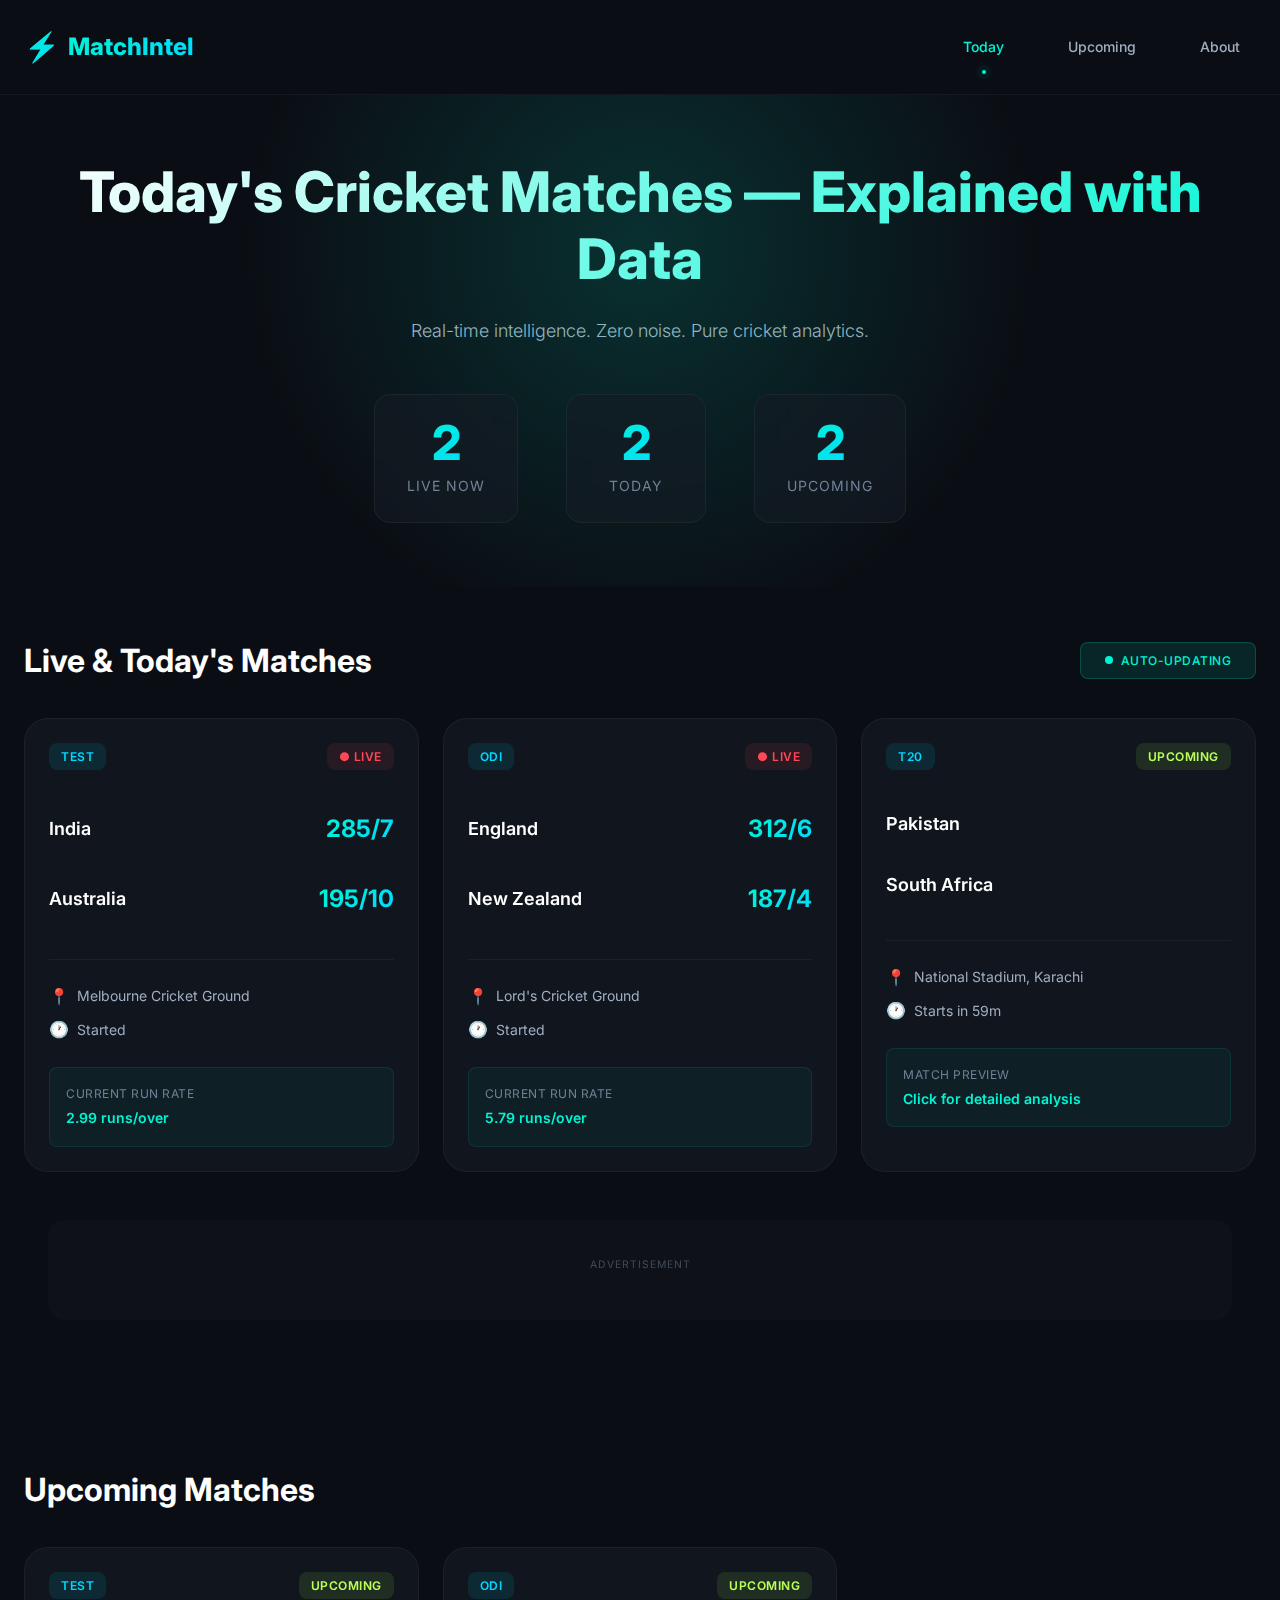
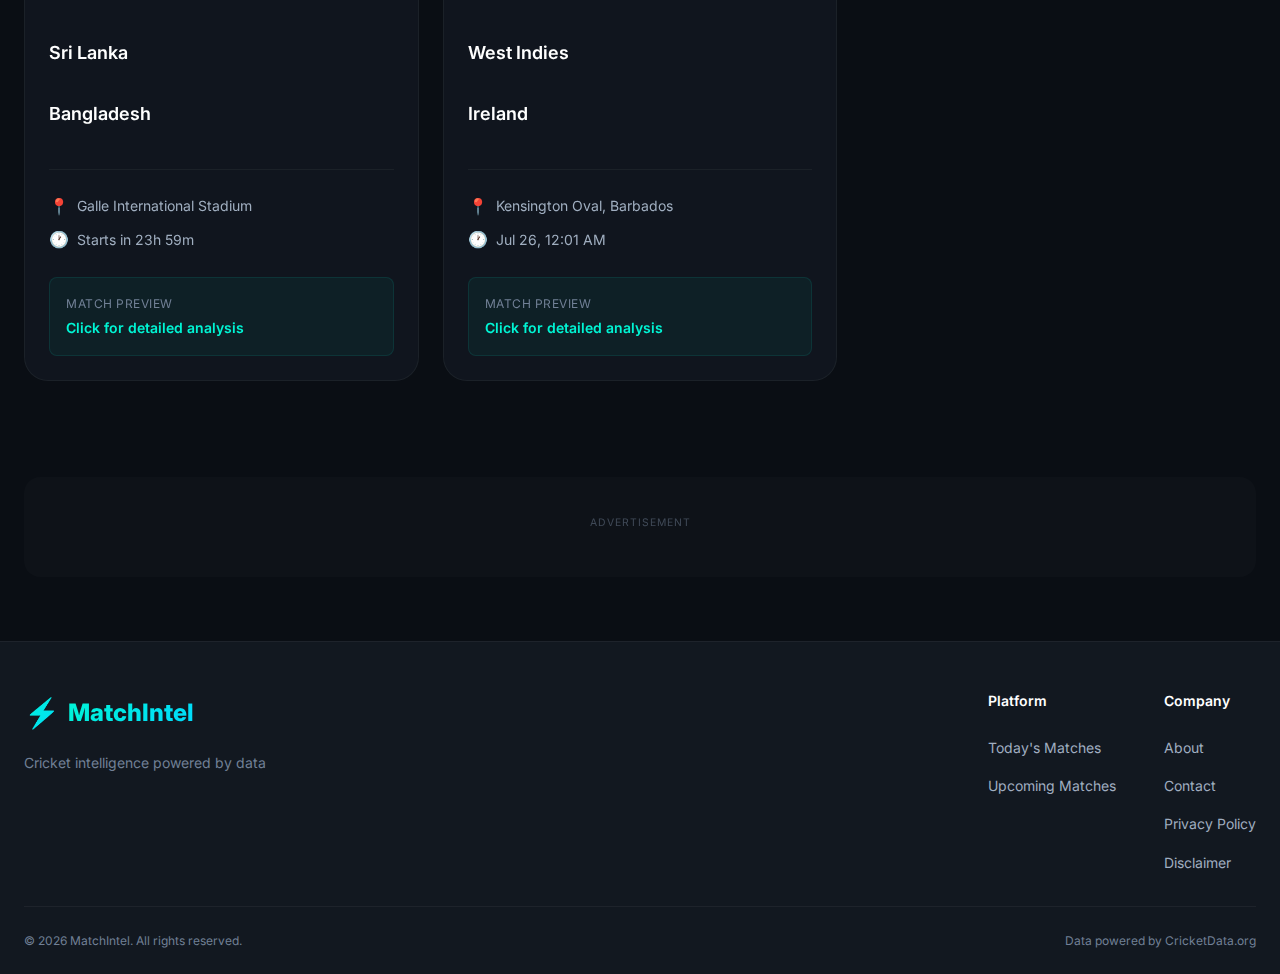
<file: index.html>
<!DOCTYPE html>
<html lang="en">

<head>
    <meta charset="UTF-8">
    <meta name="viewport" content="width=device-width, initial-scale=1.0">
    <meta name="description"
        content="MatchIntel - Today's cricket matches explained with real data, live scores, and intelligent analytics. No news, just pure cricket intelligence.">
    <meta name="keywords"
        content="cricket matches today, live cricket scores, cricket analytics, cricket data, upcoming cricket matches">
    <title>MatchIntel - Today's Cricket Matches Explained with Data</title>
    <link rel="preconnect" href="https://fonts.googleapis.com">
    <link rel="preconnect" href="https://fonts.gstatic.com" crossorigin>
    <link href="https://fonts.googleapis.com/css2?family=Inter:wght@300;400;500;600;700;800&display=swap"
        rel="stylesheet">
    <link rel="stylesheet" href="styles.css">
    <link rel="stylesheet" href="pages.css">

    <!-- Google AdSense -->
    <script async src="https://pagead2.googlesyndication.com/pagead/js/adsbygoogle.js?client=ca-pub-XXXXXXXXXXXXXXXX"
        crossorigin="anonymous"></script>
</head>

<body>
    <!-- Header -->
    <header class="header">
        <div class="container">
            <div class="header-content">
                <div class="logo">
                    <span class="logo-icon">⚡</span>
                    <span class="logo-text">MatchIntel</span>
                </div>
                <nav class="nav">
                    <a href="#today" class="nav-link active">Today</a>
                    <a href="#upcoming" class="nav-link">Upcoming</a>
                    <a href="about.html" class="nav-link">About</a>
                </nav>
            </div>
        </div>
    </header>

    <!-- Hero Section -->
    <section class="hero">
        <div class="container">
            <h1 class="hero-title">Today's Cricket Matches — Explained with Data</h1>
            <p class="hero-subtitle">Real-time intelligence. Zero noise. Pure cricket analytics.</p>
            <div class="hero-stats">
                <div class="hero-stat">
                    <div class="stat-value" id="liveMatchCount">0</div>
                    <div class="stat-label">Live Now</div>
                </div>
                <div class="hero-stat">
                    <div class="stat-value" id="todayMatchCount">0</div>
                    <div class="stat-label">Today</div>
                </div>
                <div class="hero-stat">
                    <div class="stat-value" id="upcomingMatchCount">0</div>
                    <div class="stat-label">Upcoming</div>
                </div>
            </div>
        </div>
    </section>

    <!-- Today's Matches Section -->
    <section class="matches-section" id="today">
        <div class="container">
            <div class="section-header">
                <h2 class="section-title">Live & Today's Matches</h2>
                <div class="refresh-indicator" id="refreshIndicator">
                    <span class="refresh-dot"></span>
                    <span class="refresh-text">Auto-updating</span>
                </div>
            </div>
            <div class="matches-grid" id="todayMatchesGrid">
                <!-- Match cards will be dynamically inserted here -->
                <div class="loading-state">
                    <div class="loader"></div>
                    <p>Loading match data...</p>
                </div>
            </div>

            <!-- Ad Unit: After Match List -->
            <div class="container" style="margin-top: 2rem;">
                <div class="ad-container">
                    <span class="ad-label">Advertisement</span>
                    <ins class="adsbygoogle" style="display:block" data-ad-client="ca-pub-XXXXXXXXXXXXXXXX"
                        data-ad-slot="1234567890" data-ad-format="auto" data-full-width-responsive="true"></ins>
                    <script>
                        (adsbygoogle = window.adsbygoogle || []).push({});
                    </script>
                </div>
            </div>
        </div>
    </section>

    <!-- Upcoming Matches Section -->
    <section class="matches-section" id="upcoming">
        <div class="container">
            <div class="section-header">
                <h2 class="section-title">Upcoming Matches</h2>
            </div>
            <div class="matches-grid" id="upcomingMatchesGrid">
                <!-- Upcoming match cards will be dynamically inserted here -->
                <div class="loading-state">
                    <div class="loader"></div>
                    <p>Loading upcoming matches...</p>
                </div>
            </div>
        </div>
    </section>

    <!-- Footer -->
    <div class="container">
        <!-- Ad Unit: Before Footer -->
        <div class="ad-container">
            <span class="ad-label">Advertisement</span>
            <ins class="adsbygoogle" style="display:block" data-ad-client="ca-pub-XXXXXXXXXXXXXXXX"
                data-ad-slot="0987654321" data-ad-format="auto" data-full-width-responsive="true"></ins>
            <script>
                (adsbygoogle = window.adsbygoogle || []).push({});
            </script>
        </div>
    </div>

    <footer class="footer">
        <div class="container">
            <div class="footer-content">
                <div class="footer-brand">
                    <div class="logo">
                        <span class="logo-icon">⚡</span>
                        <span class="logo-text">MatchIntel</span>
                    </div>
                    <p class="footer-tagline">Cricket intelligence powered by data</p>
                </div>
                <div class="footer-links">
                    <div class="footer-column">
                        <h3 class="footer-heading">Platform</h3>
                        <a href="#today" class="footer-link">Today's Matches</a>
                        <a href="#upcoming" class="footer-link">Upcoming Matches</a>
                    </div>
                    <div class="footer-column">
                        <h3 class="footer-heading">Company</h3>
                        <a href="about.html" class="footer-link">About</a>
                        <a href="contact.html" class="footer-link">Contact</a>
                        <a href="privacy.html" class="footer-link">Privacy Policy</a>
                        <a href="disclaimer.html" class="footer-link">Disclaimer</a>
                    </div>
                </div>
            </div>
            <div class="footer-bottom">
                <p>&copy; 2026 MatchIntel. All rights reserved.</p>
                <p class="footer-attribution">Data powered by CricketData.org</p>
            </div>
        </div>
    </footer>

    <script src="app.js"></script>
</body>

</html>
</file>
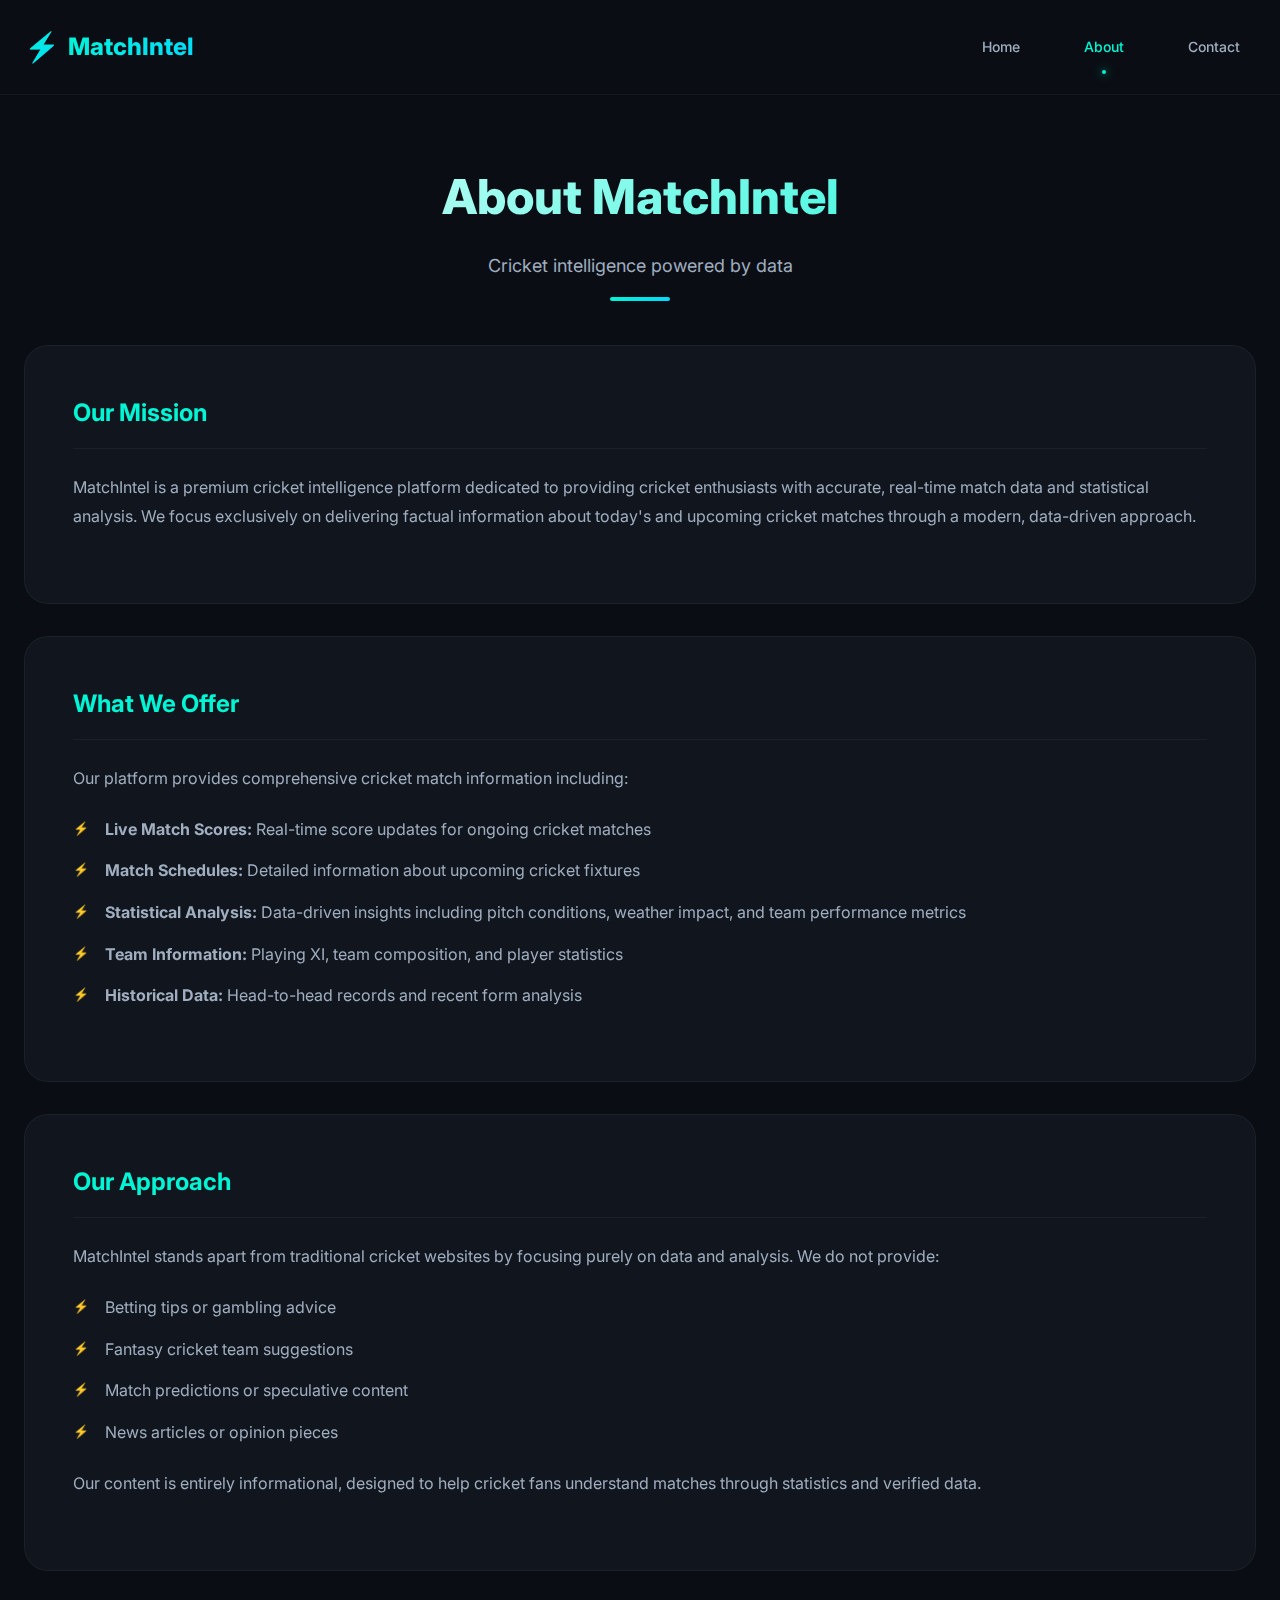
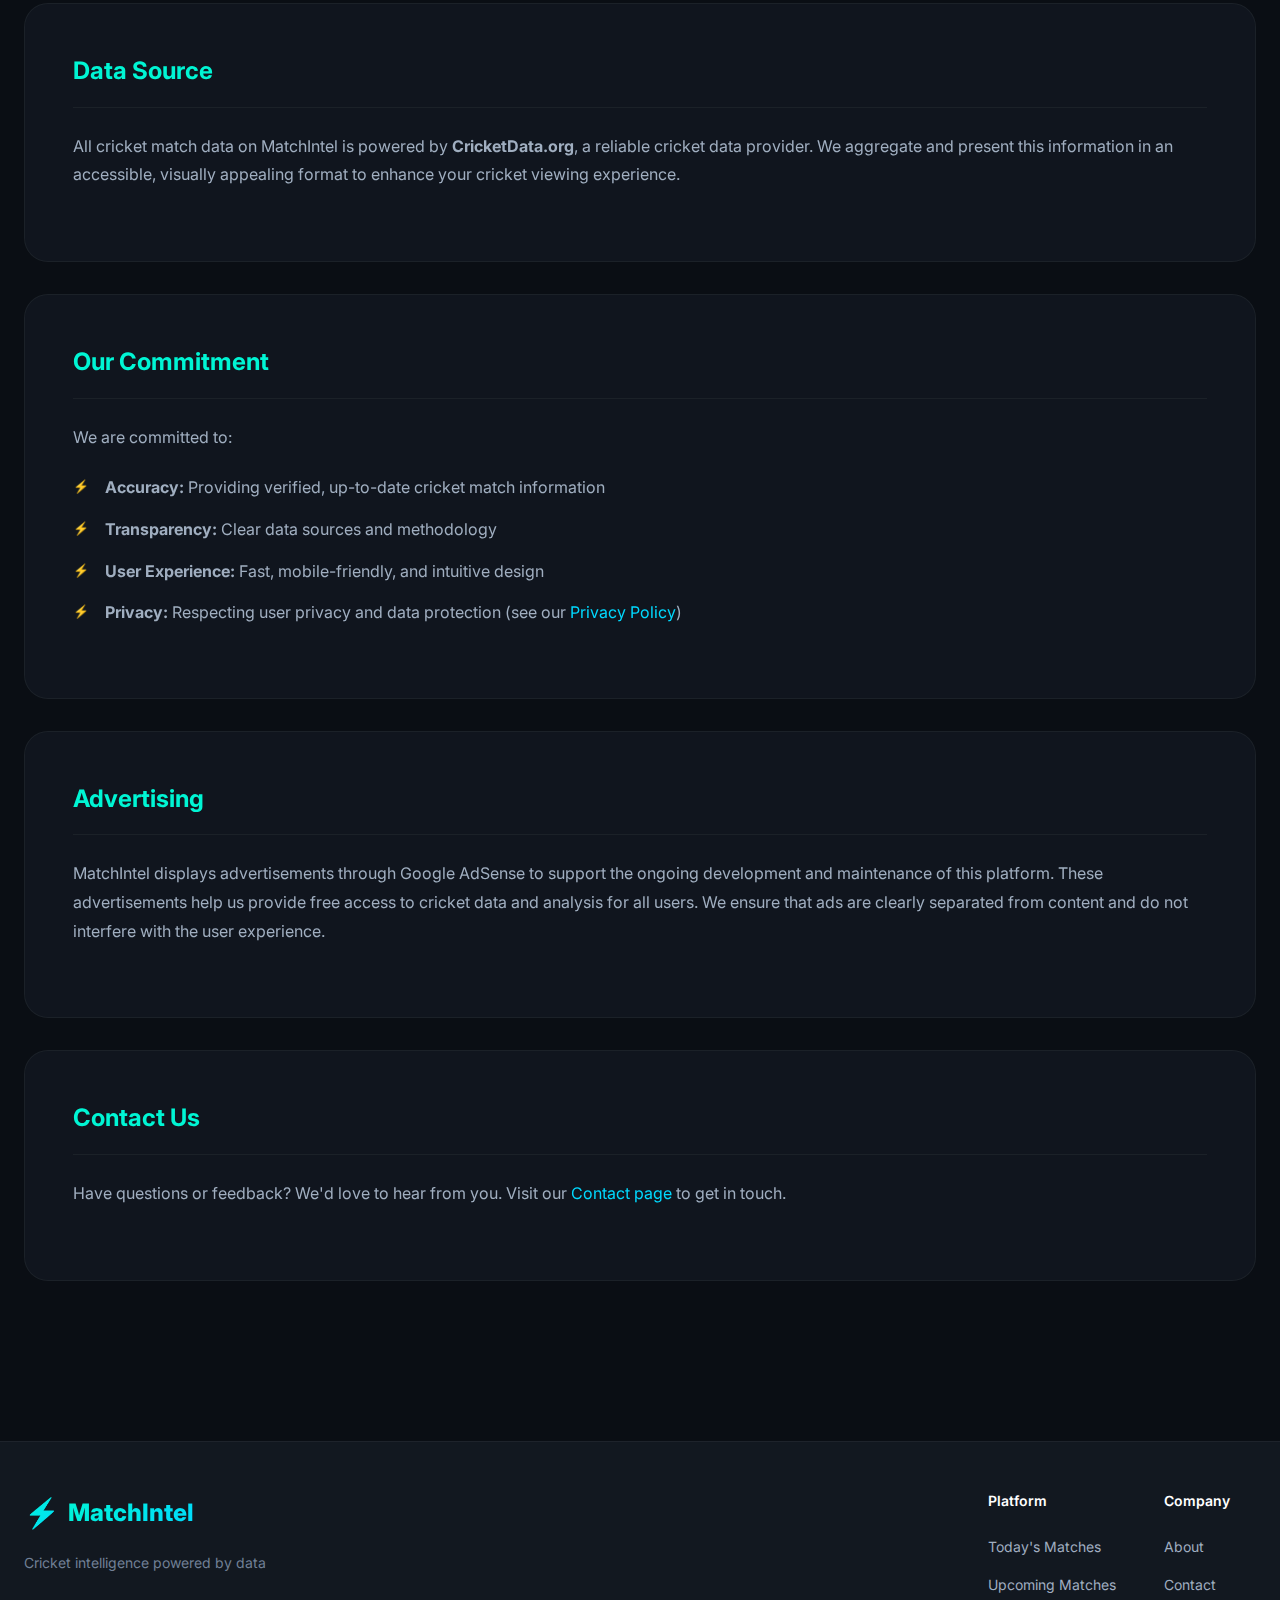
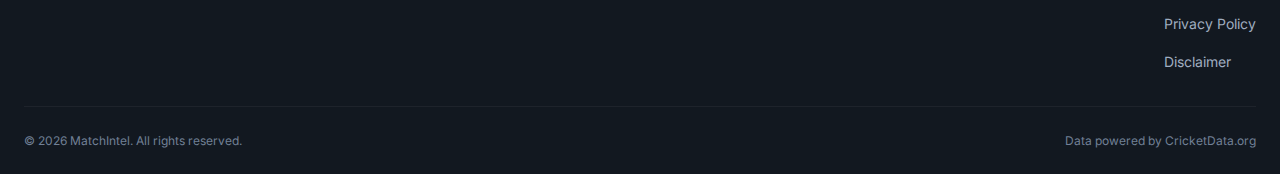
<file: about.html>
<!DOCTYPE html>
<html lang="en">

<head>
    <meta charset="UTF-8">
    <meta name="viewport" content="width=device-width, initial-scale=1.0">
    <meta name="description"
        content="About MatchIntel - A premium cricket intelligence platform providing data-driven match analysis, live scores, and statistical insights.">
    <title>About Us - MatchIntel</title>
    <link rel="preconnect" href="https://fonts.googleapis.com">
    <link rel="preconnect" href="https://fonts.gstatic.com" crossorigin>
    <link href="https://fonts.googleapis.com/css2?family=Inter:wght@300;400;500;600;700;800&display=swap"
        rel="stylesheet">
    <link rel="stylesheet" href="styles.css">
    <link rel="stylesheet" href="pages.css">
</head>

<body>
    <!-- Header -->
    <header class="header">
        <div class="container">
            <div class="header-content">
                <div class="logo" onclick="window.location.href='index.html'">
                    <span class="logo-icon">⚡</span>
                    <span class="logo-text">MatchIntel</span>
                </div>
                <nav class="nav">
                    <a href="index.html" class="nav-link">Home</a>
                    <a href="about.html" class="nav-link active">About</a>
                    <a href="contact.html" class="nav-link">Contact</a>
                </nav>
            </div>
        </div>
    </header>

    <!-- About Content -->
    <section class="page-content">
        <div class="container">
            <div class="page-header">
                <h1 class="page-title">About MatchIntel</h1>
                <p class="page-subtitle">Cricket intelligence powered by data</p>
            </div>

            <div class="content-section">
                <h2>Our Mission</h2>
                <p>MatchIntel is a premium cricket intelligence platform dedicated to providing cricket enthusiasts with
                    accurate, real-time match data and statistical analysis. We focus exclusively on delivering factual
                    information about today's and upcoming cricket matches through a modern, data-driven approach.</p>
            </div>

            <div class="content-section">
                <h2>What We Offer</h2>
                <p>Our platform provides comprehensive cricket match information including:</p>
                <ul class="feature-list">
                    <li><strong>Live Match Scores:</strong> Real-time score updates for ongoing cricket matches</li>
                    <li><strong>Match Schedules:</strong> Detailed information about upcoming cricket fixtures</li>
                    <li><strong>Statistical Analysis:</strong> Data-driven insights including pitch conditions, weather
                        impact, and team performance metrics</li>
                    <li><strong>Team Information:</strong> Playing XI, team composition, and player statistics</li>
                    <li><strong>Historical Data:</strong> Head-to-head records and recent form analysis</li>
                </ul>
            </div>

            <div class="content-section">
                <h2>Our Approach</h2>
                <p>MatchIntel stands apart from traditional cricket websites by focusing purely on data and analysis. We
                    do not provide:</p>
                <ul class="feature-list">
                    <li>Betting tips or gambling advice</li>
                    <li>Fantasy cricket team suggestions</li>
                    <li>Match predictions or speculative content</li>
                    <li>News articles or opinion pieces</li>
                </ul>
                <p>Our content is entirely informational, designed to help cricket fans understand matches through
                    statistics and verified data.</p>
            </div>

            <div class="content-section">
                <h2>Data Source</h2>
                <p>All cricket match data on MatchIntel is powered by <strong>CricketData.org</strong>, a reliable
                    cricket data provider. We aggregate and present this information in an accessible, visually
                    appealing format to enhance your cricket viewing experience.</p>
            </div>

            <div class="content-section">
                <h2>Our Commitment</h2>
                <p>We are committed to:</p>
                <ul class="feature-list">
                    <li><strong>Accuracy:</strong> Providing verified, up-to-date cricket match information</li>
                    <li><strong>Transparency:</strong> Clear data sources and methodology</li>
                    <li><strong>User Experience:</strong> Fast, mobile-friendly, and intuitive design</li>
                    <li><strong>Privacy:</strong> Respecting user privacy and data protection (see our <a
                            href="privacy.html" class="text-link">Privacy Policy</a>)</li>
                </ul>
            </div>

            <div class="content-section">
                <h2>Advertising</h2>
                <p>MatchIntel displays advertisements through Google AdSense to support the ongoing development and
                    maintenance of this platform. These advertisements help us provide free access to cricket data and
                    analysis for all users. We ensure that ads are clearly separated from content and do not interfere
                    with the user experience.</p>
            </div>

            <div class="content-section">
                <h2>Contact Us</h2>
                <p>Have questions or feedback? We'd love to hear from you. Visit our <a href="contact.html"
                        class="text-link">Contact page</a> to get in touch.</p>
            </div>
        </div>
    </section>

    <!-- Footer -->
    <footer class="footer">
        <div class="container">
            <div class="footer-content">
                <div class="footer-brand">
                    <div class="logo">
                        <span class="logo-icon">⚡</span>
                        <span class="logo-text">MatchIntel</span>
                    </div>
                    <p class="footer-tagline">Cricket intelligence powered by data</p>
                </div>
                <div class="footer-links">
                    <div class="footer-column">
                        <h3 class="footer-heading">Platform</h3>
                        <a href="index.html#today" class="footer-link">Today's Matches</a>
                        <a href="index.html#upcoming" class="footer-link">Upcoming Matches</a>
                    </div>
                    <div class="footer-column">
                        <h3 class="footer-heading">Company</h3>
                        <a href="about.html" class="footer-link">About</a>
                        <a href="contact.html" class="footer-link">Contact</a>
                        <a href="privacy.html" class="footer-link">Privacy Policy</a>
                        <a href="disclaimer.html" class="footer-link">Disclaimer</a>
                    </div>
                </div>
            </div>
            <div class="footer-bottom">
                <p>&copy; 2026 MatchIntel. All rights reserved.</p>
                <p class="footer-attribution">Data powered by CricketData.org</p>
            </div>
        </div>
    </footer>
</body>

</html>
</file>
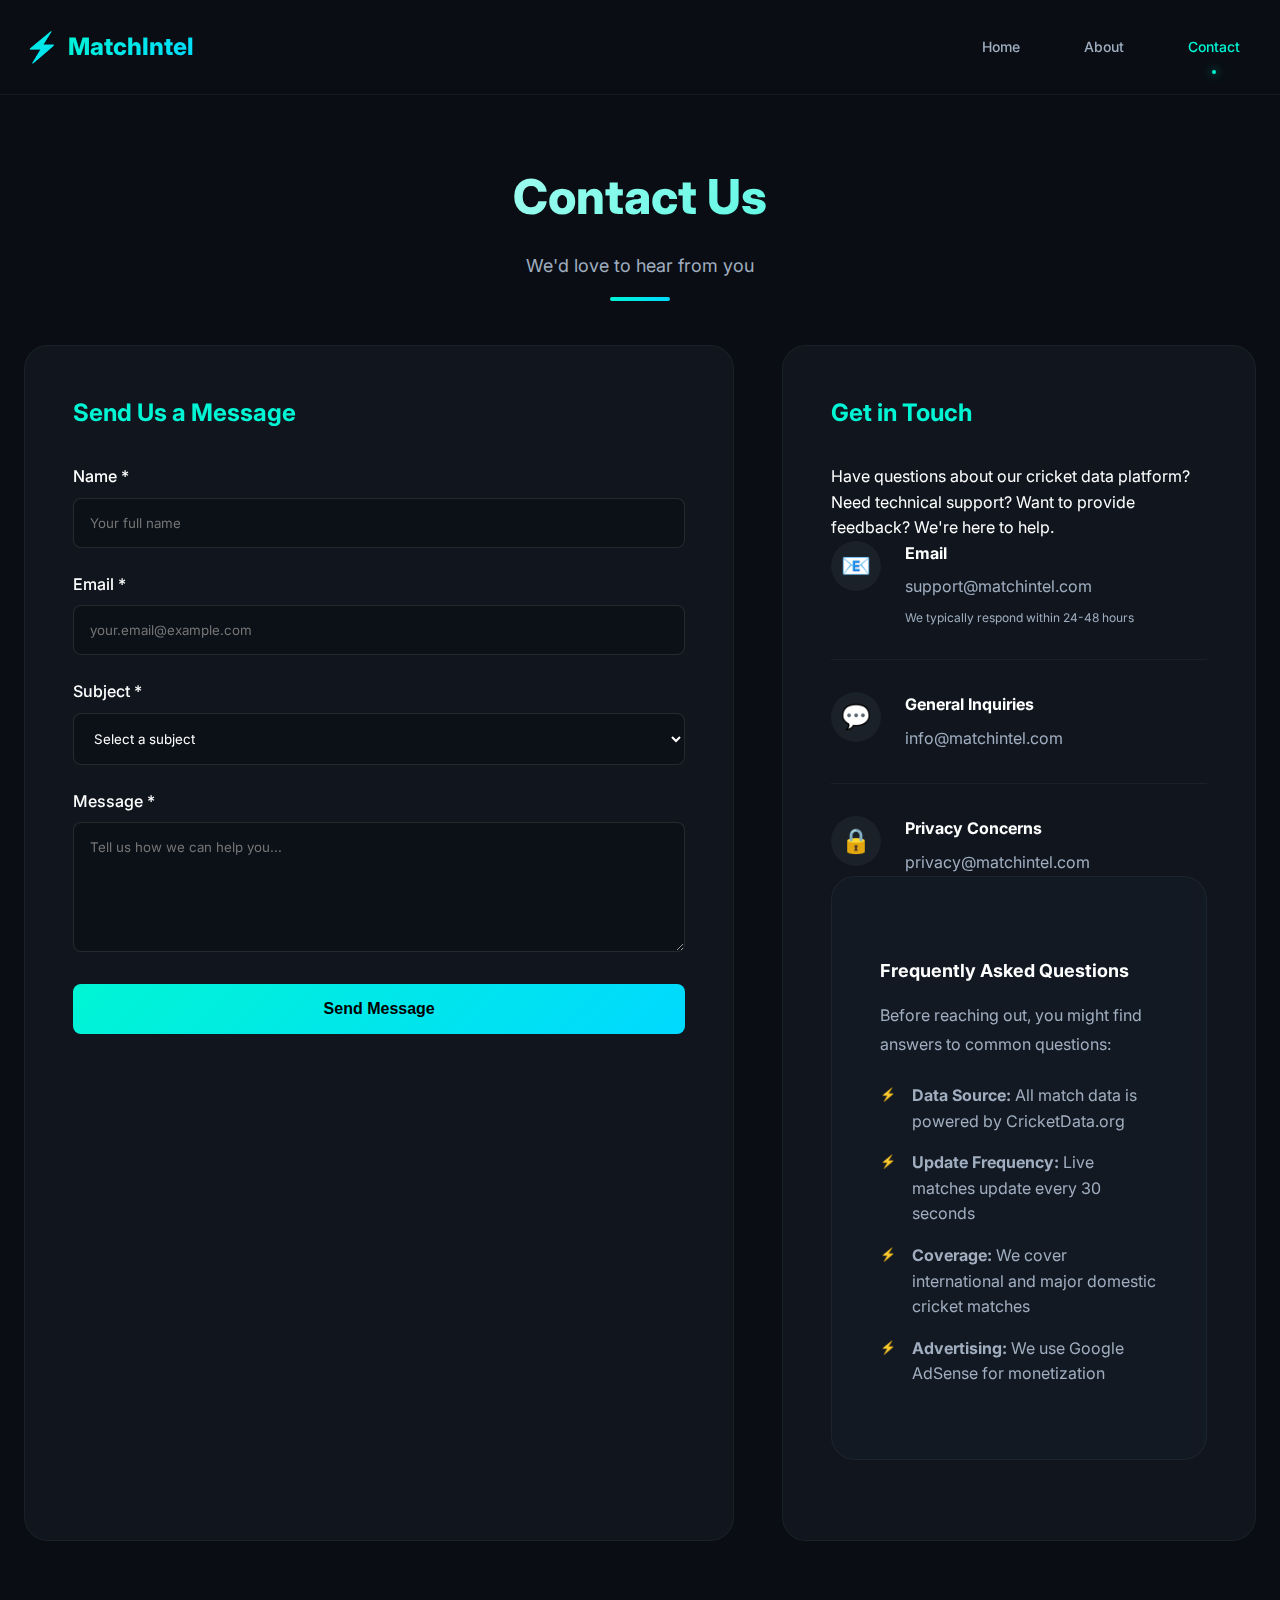
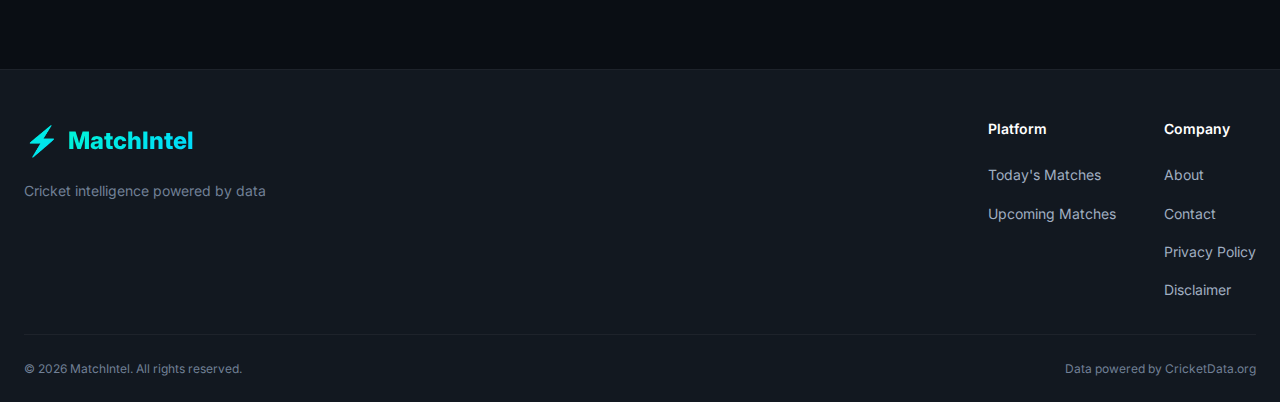
<file: contact.html>
<!DOCTYPE html>
<html lang="en">

<head>
    <meta charset="UTF-8">
    <meta name="viewport" content="width=device-width, initial-scale=1.0">
    <meta name="description"
        content="Contact MatchIntel - Get in touch with us for questions, feedback, or support regarding our cricket data platform.">
    <title>Contact Us - MatchIntel</title>
    <link rel="preconnect" href="https://fonts.googleapis.com">
    <link rel="preconnect" href="https://fonts.gstatic.com" crossorigin>
    <link href="https://fonts.googleapis.com/css2?family=Inter:wght@300;400;500;600;700;800&display=swap"
        rel="stylesheet">
    <link rel="stylesheet" href="styles.css">
    <link rel="stylesheet" href="pages.css">
</head>

<body>
    <!-- Header -->
    <header class="header">
        <div class="container">
            <div class="header-content">
                <div class="logo" onclick="window.location.href='index.html'">
                    <span class="logo-icon">⚡</span>
                    <span class="logo-text">MatchIntel</span>
                </div>
                <nav class="nav">
                    <a href="index.html" class="nav-link">Home</a>
                    <a href="about.html" class="nav-link">About</a>
                    <a href="contact.html" class="nav-link active">Contact</a>
                </nav>
            </div>
        </div>
    </header>

    <!-- Contact Content -->
    <section class="page-content">
        <div class="container">
            <div class="page-header">
                <h1 class="page-title">Contact Us</h1>
                <p class="page-subtitle">We'd love to hear from you</p>
            </div>

            <div class="contact-grid">
                <!-- Contact Form -->
                <div class="contact-form-section">
                    <h2>Send Us a Message</h2>
                    <form class="contact-form" id="contactForm">
                        <div class="form-group">
                            <label for="name" class="form-label">Name *</label>
                            <input type="text" id="name" name="name" class="form-input" required
                                placeholder="Your full name">
                        </div>

                        <div class="form-group">
                            <label for="email" class="form-label">Email *</label>
                            <input type="email" id="email" name="email" class="form-input" required
                                placeholder="your.email@example.com">
                        </div>

                        <div class="form-group">
                            <label for="subject" class="form-label">Subject *</label>
                            <select id="subject" name="subject" class="form-input" required>
                                <option value="">Select a subject</option>
                                <option value="general">General Inquiry</option>
                                <option value="feedback">Feedback</option>
                                <option value="technical">Technical Support</option>
                                <option value="data">Data Accuracy</option>
                                <option value="advertising">Advertising</option>
                                <option value="other">Other</option>
                            </select>
                        </div>

                        <div class="form-group">
                            <label for="message" class="form-label">Message *</label>
                            <textarea id="message" name="message" class="form-textarea" rows="6" required
                                placeholder="Tell us how we can help you..."></textarea>
                        </div>

                        <button type="submit" class="form-submit">Send Message</button>

                        <div class="form-message" id="formMessage"></div>
                    </form>
                </div>

                <!-- Contact Information -->
                <div class="contact-info-section">
                    <h2>Get in Touch</h2>
                    <p>Have questions about our cricket data platform? Need technical support? Want to provide feedback?
                        We're here to help.</p>

                    <div class="contact-methods">
                        <div class="contact-method">
                            <div class="contact-icon">📧</div>
                            <div class="contact-details">
                                <h3>Email</h3>
                                <p>support@matchintel.com</p>
                                <p class="contact-note">We typically respond within 24-48 hours</p>
                            </div>
                        </div>

                        <div class="contact-method">
                            <div class="contact-icon">💬</div>
                            <div class="contact-details">
                                <h3>General Inquiries</h3>
                                <p>info@matchintel.com</p>
                            </div>
                        </div>

                        <div class="contact-method">
                            <div class="contact-icon">🔒</div>
                            <div class="contact-details">
                                <h3>Privacy Concerns</h3>
                                <p>privacy@matchintel.com</p>
                            </div>
                        </div>
                    </div>

                    <div class="content-section">
                        <h3>Frequently Asked Questions</h3>
                        <p>Before reaching out, you might find answers to common questions:</p>
                        <ul class="feature-list">
                            <li><strong>Data Source:</strong> All match data is powered by CricketData.org</li>
                            <li><strong>Update Frequency:</strong> Live matches update every 30 seconds</li>
                            <li><strong>Coverage:</strong> We cover international and major domestic cricket matches
                            </li>
                            <li><strong>Advertising:</strong> We use Google AdSense for monetization</li>
                        </ul>
                    </div>
                </div>
            </div>
        </div>
    </section>

    <!-- Footer -->
    <footer class="footer">
        <div class="container">
            <div class="footer-content">
                <div class="footer-brand">
                    <div class="logo">
                        <span class="logo-icon">⚡</span>
                        <span class="logo-text">MatchIntel</span>
                    </div>
                    <p class="footer-tagline">Cricket intelligence powered by data</p>
                </div>
                <div class="footer-links">
                    <div class="footer-column">
                        <h3 class="footer-heading">Platform</h3>
                        <a href="index.html#today" class="footer-link">Today's Matches</a>
                        <a href="index.html#upcoming" class="footer-link">Upcoming Matches</a>
                    </div>
                    <div class="footer-column">
                        <h3 class="footer-heading">Company</h3>
                        <a href="about.html" class="footer-link">About</a>
                        <a href="contact.html" class="footer-link">Contact</a>
                        <a href="privacy.html" class="footer-link">Privacy Policy</a>
                        <a href="disclaimer.html" class="footer-link">Disclaimer</a>
                    </div>
                </div>
            </div>
            <div class="footer-bottom">
                <p>&copy; 2026 MatchIntel. All rights reserved.</p>
                <p class="footer-attribution">Data powered by CricketData.org</p>
            </div>
        </div>
    </footer>

    <script>
        // Simple form handling
        document.getElementById('contactForm').addEventListener('submit', function (e) {
            e.preventDefault();

            const messageDiv = document.getElementById('formMessage');
            messageDiv.style.display = 'block';
            messageDiv.className = 'form-message success';
            messageDiv.textContent = 'Thank you for your message! We will get back to you soon.';

            // Reset form
            this.reset();

            // Hide message after 5 seconds
            setTimeout(() => {
                messageDiv.style.display = 'none';
            }, 5000);
        });
    </script>
</body>

</html>
</file>
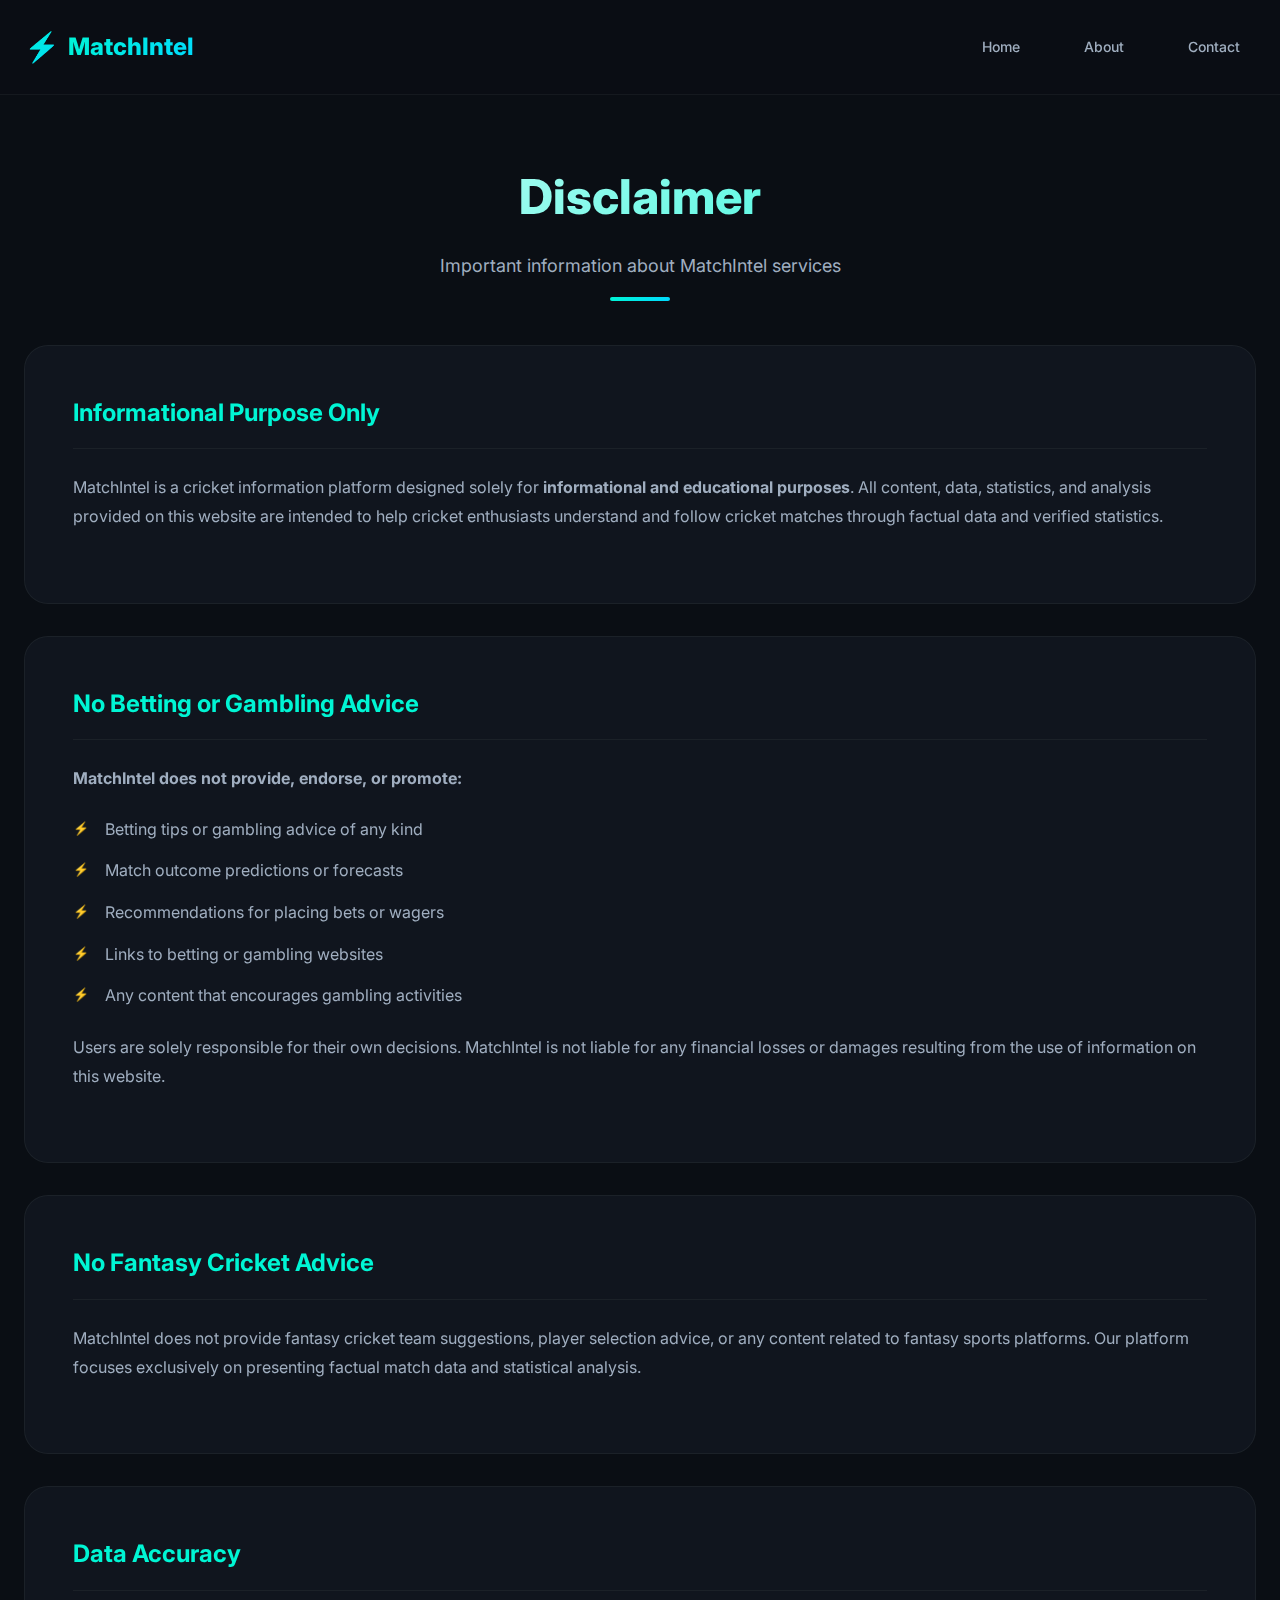
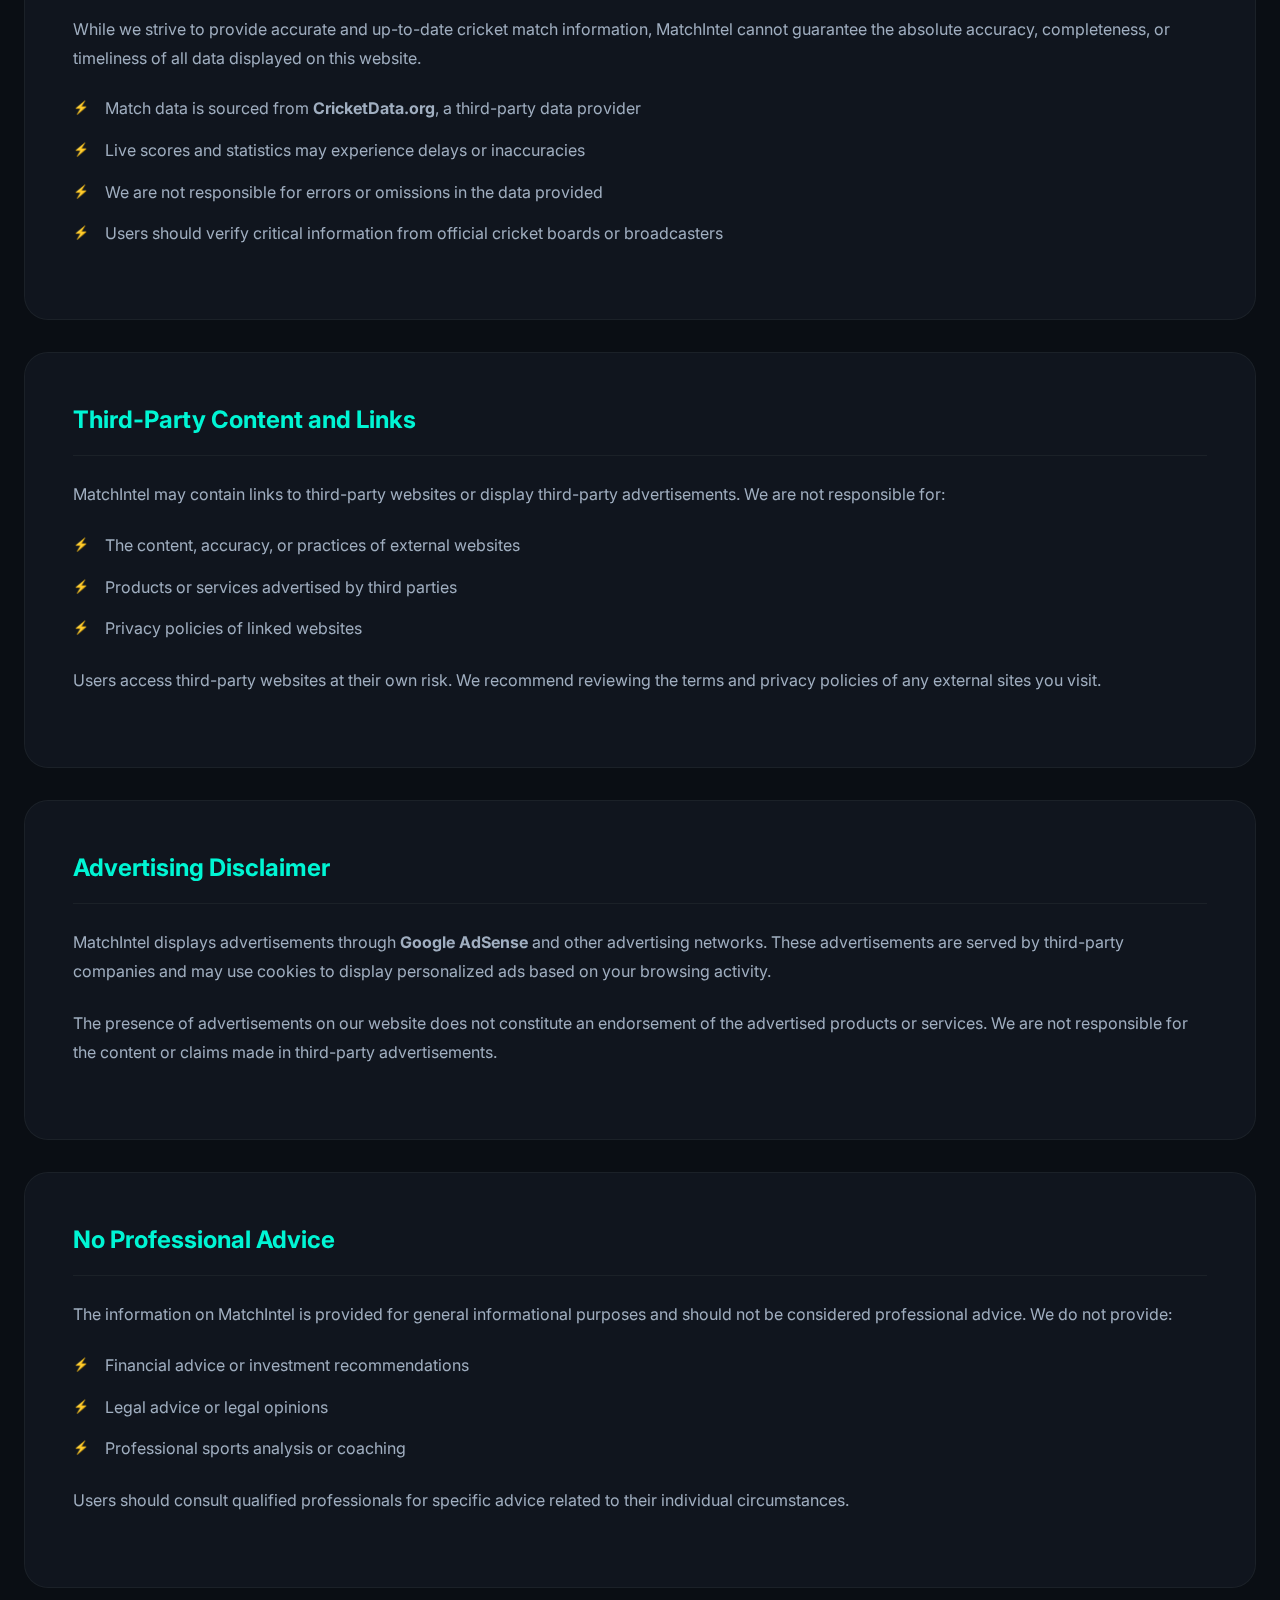
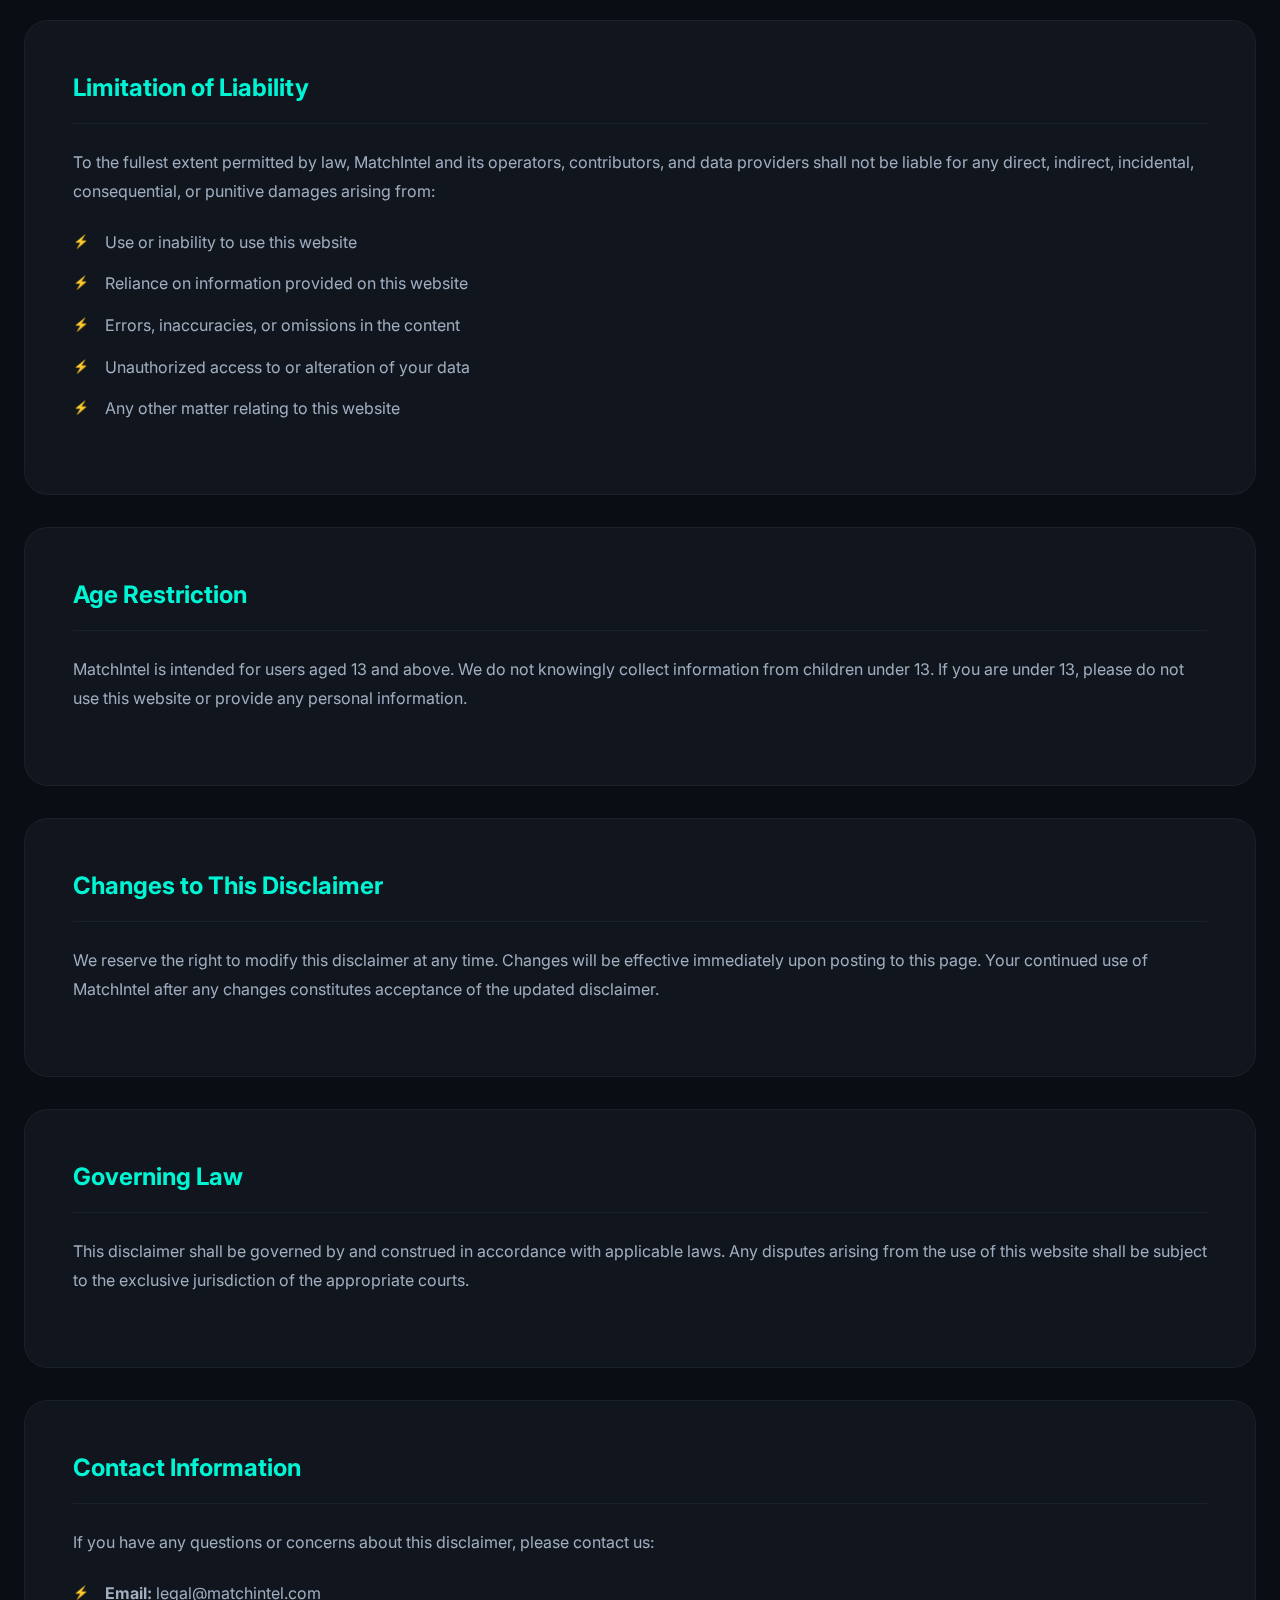
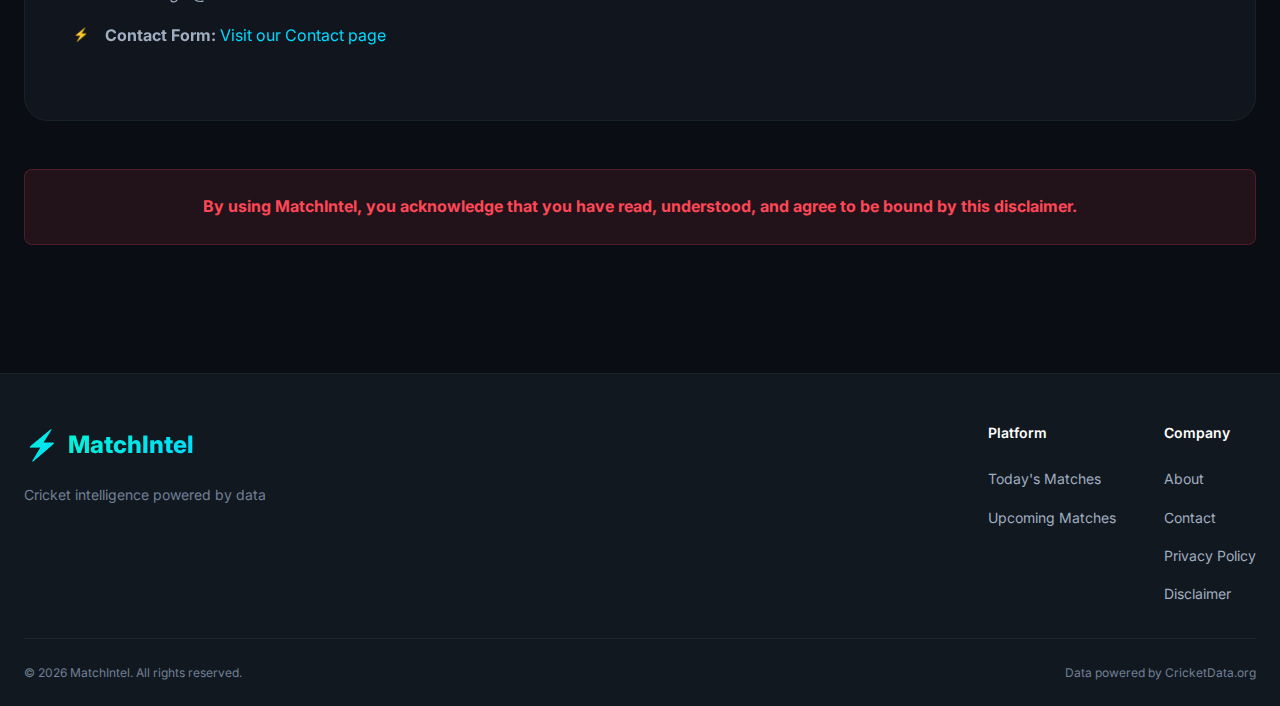
<file: disclaimer.html>
<!DOCTYPE html>
<html lang="en">

<head>
    <meta charset="UTF-8">
    <meta name="viewport" content="width=device-width, initial-scale=1.0">
    <meta name="description"
        content="Disclaimer - MatchIntel provides cricket data for informational purposes only. No betting advice or predictions.">
    <title>Disclaimer - MatchIntel</title>
    <link rel="preconnect" href="https://fonts.googleapis.com">
    <link rel="preconnect" href="https://fonts.gstatic.com" crossorigin>
    <link href="https://fonts.googleapis.com/css2?family=Inter:wght@300;400;500;600;700;800&display=swap"
        rel="stylesheet">
    <link rel="stylesheet" href="styles.css">
    <link rel="stylesheet" href="pages.css">
</head>

<body>
    <!-- Header -->
    <header class="header">
        <div class="container">
            <div class="header-content">
                <div class="logo" onclick="window.location.href='index.html'">
                    <span class="logo-icon">⚡</span>
                    <span class="logo-text">MatchIntel</span>
                </div>
                <nav class="nav">
                    <a href="index.html" class="nav-link">Home</a>
                    <a href="about.html" class="nav-link">About</a>
                    <a href="contact.html" class="nav-link">Contact</a>
                </nav>
            </div>
        </div>
    </header>

    <!-- Disclaimer Content -->
    <section class="page-content">
        <div class="container">
            <div class="page-header">
                <h1 class="page-title">Disclaimer</h1>
                <p class="page-subtitle">Important information about MatchIntel services</p>
            </div>

            <div class="content-section">
                <h2>Informational Purpose Only</h2>
                <p>MatchIntel is a cricket information platform designed solely for <strong>informational and
                        educational purposes</strong>. All content, data, statistics, and analysis provided on this
                    website are intended to help cricket enthusiasts understand and follow cricket matches through
                    factual data and verified statistics.</p>
            </div>

            <div class="content-section">
                <h2>No Betting or Gambling Advice</h2>
                <p><strong>MatchIntel does not provide, endorse, or promote:</strong></p>
                <ul class="feature-list">
                    <li>Betting tips or gambling advice of any kind</li>
                    <li>Match outcome predictions or forecasts</li>
                    <li>Recommendations for placing bets or wagers</li>
                    <li>Links to betting or gambling websites</li>
                    <li>Any content that encourages gambling activities</li>
                </ul>
                <p>Users are solely responsible for their own decisions. MatchIntel is not liable for any financial
                    losses or damages resulting from the use of information on this website.</p>
            </div>

            <div class="content-section">
                <h2>No Fantasy Cricket Advice</h2>
                <p>MatchIntel does not provide fantasy cricket team suggestions, player selection advice, or any content
                    related to fantasy sports platforms. Our platform focuses exclusively on presenting factual match
                    data and statistical analysis.</p>
            </div>

            <div class="content-section">
                <h2>Data Accuracy</h2>
                <p>While we strive to provide accurate and up-to-date cricket match information, MatchIntel cannot
                    guarantee the absolute accuracy, completeness, or timeliness of all data displayed on this website.
                </p>
                <ul class="feature-list">
                    <li>Match data is sourced from <strong>CricketData.org</strong>, a third-party data provider</li>
                    <li>Live scores and statistics may experience delays or inaccuracies</li>
                    <li>We are not responsible for errors or omissions in the data provided</li>
                    <li>Users should verify critical information from official cricket boards or broadcasters</li>
                </ul>
            </div>

            <div class="content-section">
                <h2>Third-Party Content and Links</h2>
                <p>MatchIntel may contain links to third-party websites or display third-party advertisements. We are
                    not responsible for:</p>
                <ul class="feature-list">
                    <li>The content, accuracy, or practices of external websites</li>
                    <li>Products or services advertised by third parties</li>
                    <li>Privacy policies of linked websites</li>
                </ul>
                <p>Users access third-party websites at their own risk. We recommend reviewing the terms and privacy
                    policies of any external sites you visit.</p>
            </div>

            <div class="content-section">
                <h2>Advertising Disclaimer</h2>
                <p>MatchIntel displays advertisements through <strong>Google AdSense</strong> and other advertising
                    networks. These advertisements are served by third-party companies and may use cookies to display
                    personalized ads based on your browsing activity.</p>
                <p>The presence of advertisements on our website does not constitute an endorsement of the advertised
                    products or services. We are not responsible for the content or claims made in third-party
                    advertisements.</p>
            </div>

            <div class="content-section">
                <h2>No Professional Advice</h2>
                <p>The information on MatchIntel is provided for general informational purposes and should not be
                    considered professional advice. We do not provide:</p>
                <ul class="feature-list">
                    <li>Financial advice or investment recommendations</li>
                    <li>Legal advice or legal opinions</li>
                    <li>Professional sports analysis or coaching</li>
                </ul>
                <p>Users should consult qualified professionals for specific advice related to their individual
                    circumstances.</p>
            </div>

            <div class="content-section">
                <h2>Limitation of Liability</h2>
                <p>To the fullest extent permitted by law, MatchIntel and its operators, contributors, and data
                    providers shall not be liable for any direct, indirect, incidental, consequential, or punitive
                    damages arising from:</p>
                <ul class="feature-list">
                    <li>Use or inability to use this website</li>
                    <li>Reliance on information provided on this website</li>
                    <li>Errors, inaccuracies, or omissions in the content</li>
                    <li>Unauthorized access to or alteration of your data</li>
                    <li>Any other matter relating to this website</li>
                </ul>
            </div>

            <div class="content-section">
                <h2>Age Restriction</h2>
                <p>MatchIntel is intended for users aged 13 and above. We do not knowingly collect information from
                    children under 13. If you are under 13, please do not use this website or provide any personal
                    information.</p>
            </div>

            <div class="content-section">
                <h2>Changes to This Disclaimer</h2>
                <p>We reserve the right to modify this disclaimer at any time. Changes will be effective immediately
                    upon posting to this page. Your continued use of MatchIntel after any changes constitutes acceptance
                    of the updated disclaimer.</p>
            </div>

            <div class="content-section">
                <h2>Governing Law</h2>
                <p>This disclaimer shall be governed by and construed in accordance with applicable laws. Any disputes
                    arising from the use of this website shall be subject to the exclusive jurisdiction of the
                    appropriate courts.</p>
            </div>

            <div class="content-section">
                <h2>Contact Information</h2>
                <p>If you have any questions or concerns about this disclaimer, please contact us:</p>
                <ul class="feature-list">
                    <li><strong>Email:</strong> legal@matchintel.com</li>
                    <li><strong>Contact Form:</strong> <a href="contact.html" class="text-link">Visit our Contact
                            page</a></li>
                </ul>
            </div>

            <div class="disclaimer-notice">
                <p><strong>By using MatchIntel, you acknowledge that you have read, understood, and agree to be bound by
                        this disclaimer.</strong></p>
            </div>
        </div>
    </section>

    <!-- Footer -->
    <footer class="footer">
        <div class="container">
            <div class="footer-content">
                <div class="footer-brand">
                    <div class="logo">
                        <span class="logo-icon">⚡</span>
                        <span class="logo-text">MatchIntel</span>
                    </div>
                    <p class="footer-tagline">Cricket intelligence powered by data</p>
                </div>
                <div class="footer-links">
                    <div class="footer-column">
                        <h3 class="footer-heading">Platform</h3>
                        <a href="index.html#today" class="footer-link">Today's Matches</a>
                        <a href="index.html#upcoming" class="footer-link">Upcoming Matches</a>
                    </div>
                    <div class="footer-column">
                        <h3 class="footer-heading">Company</h3>
                        <a href="about.html" class="footer-link">About</a>
                        <a href="contact.html" class="footer-link">Contact</a>
                        <a href="privacy.html" class="footer-link">Privacy Policy</a>
                        <a href="disclaimer.html" class="footer-link">Disclaimer</a>
                    </div>
                </div>
            </div>
            <div class="footer-bottom">
                <p>&copy; 2026 MatchIntel. All rights reserved.</p>
                <p class="footer-attribution">Data powered by CricketData.org</p>
            </div>
        </div>
    </footer>
</body>

</html>
</file>
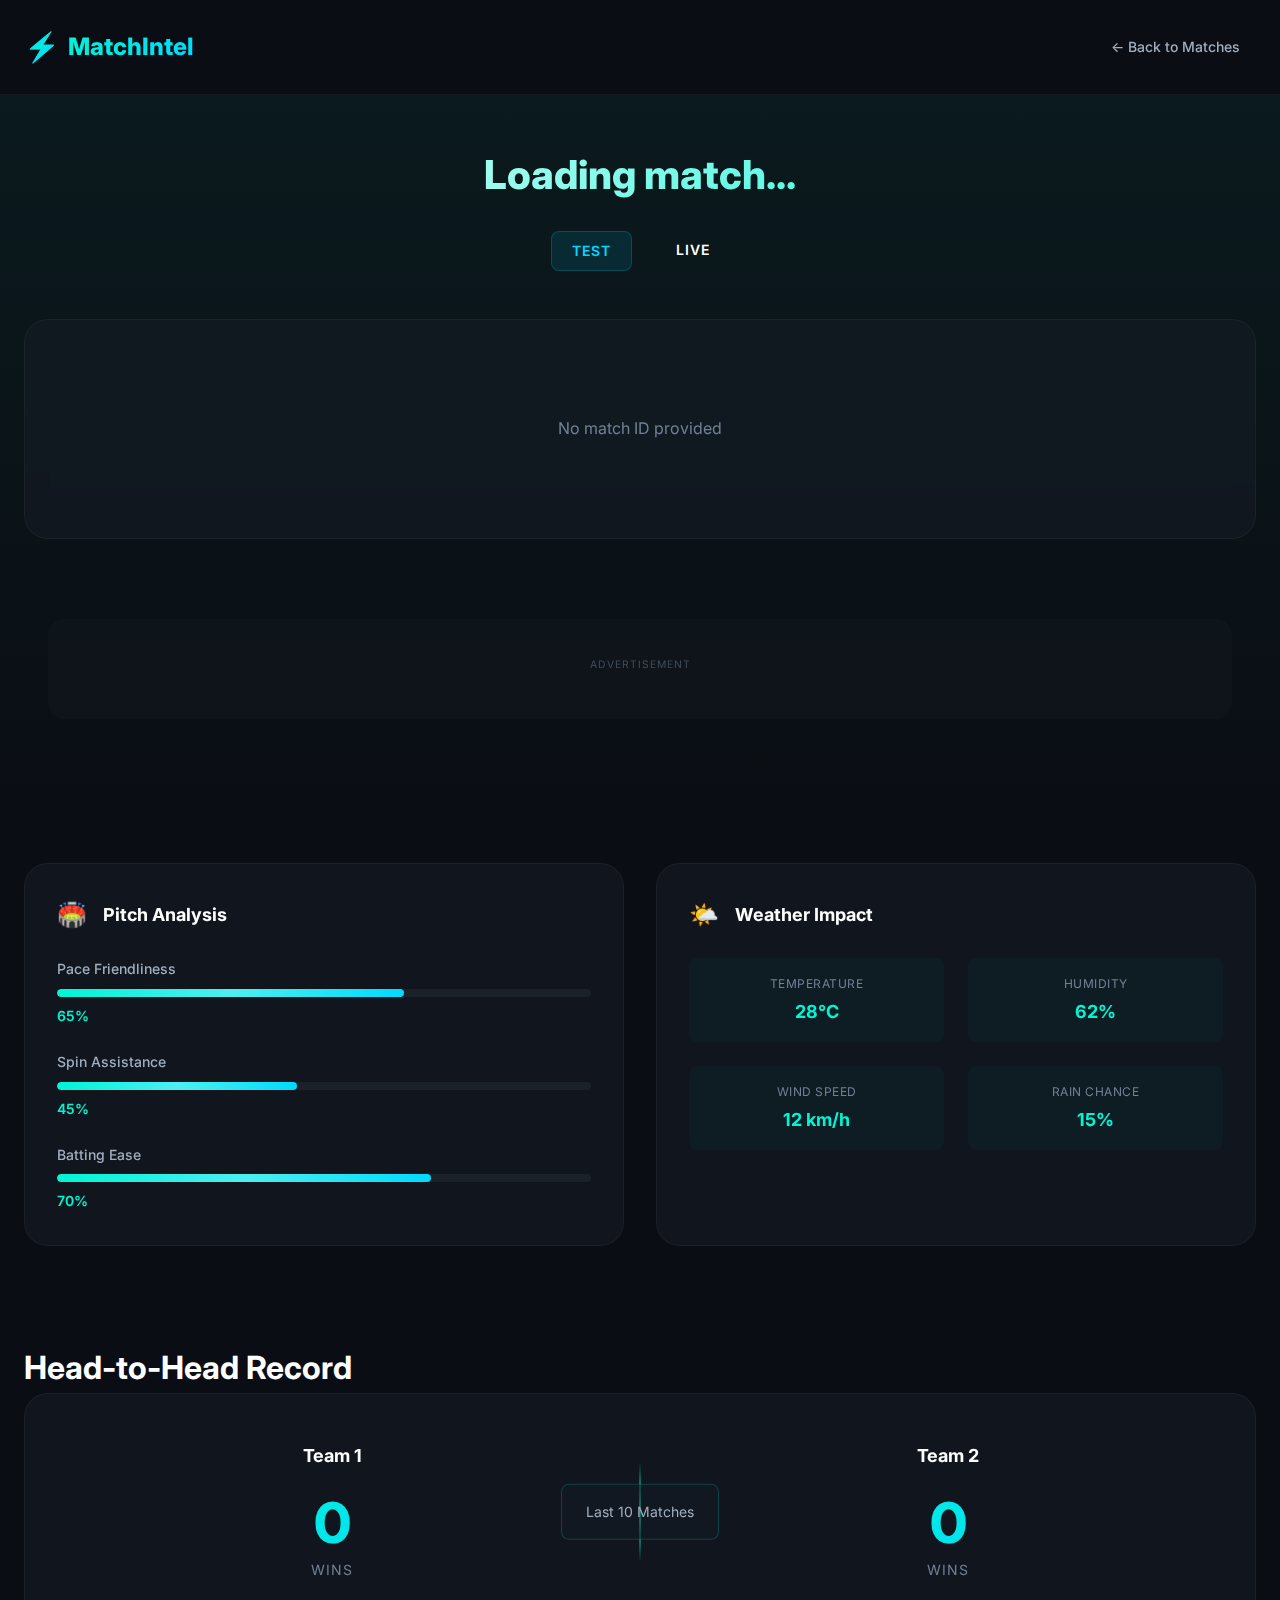
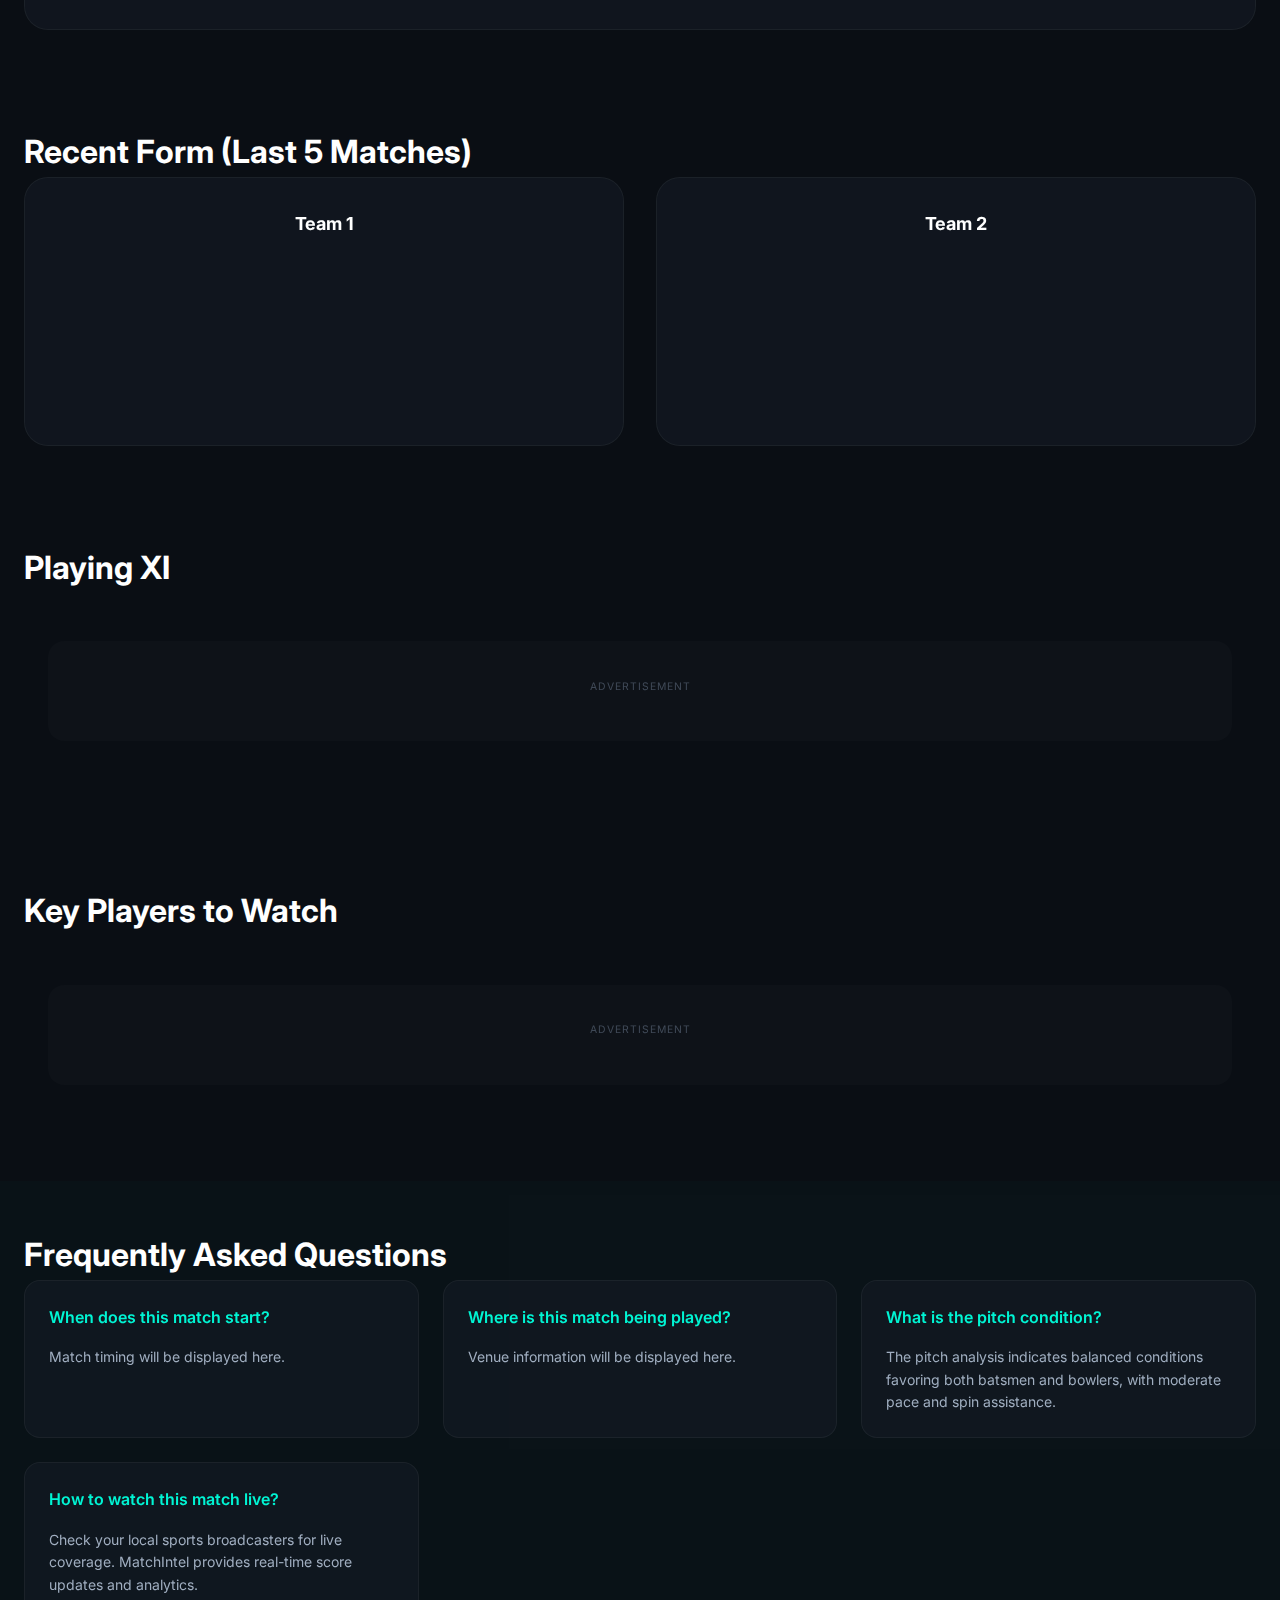
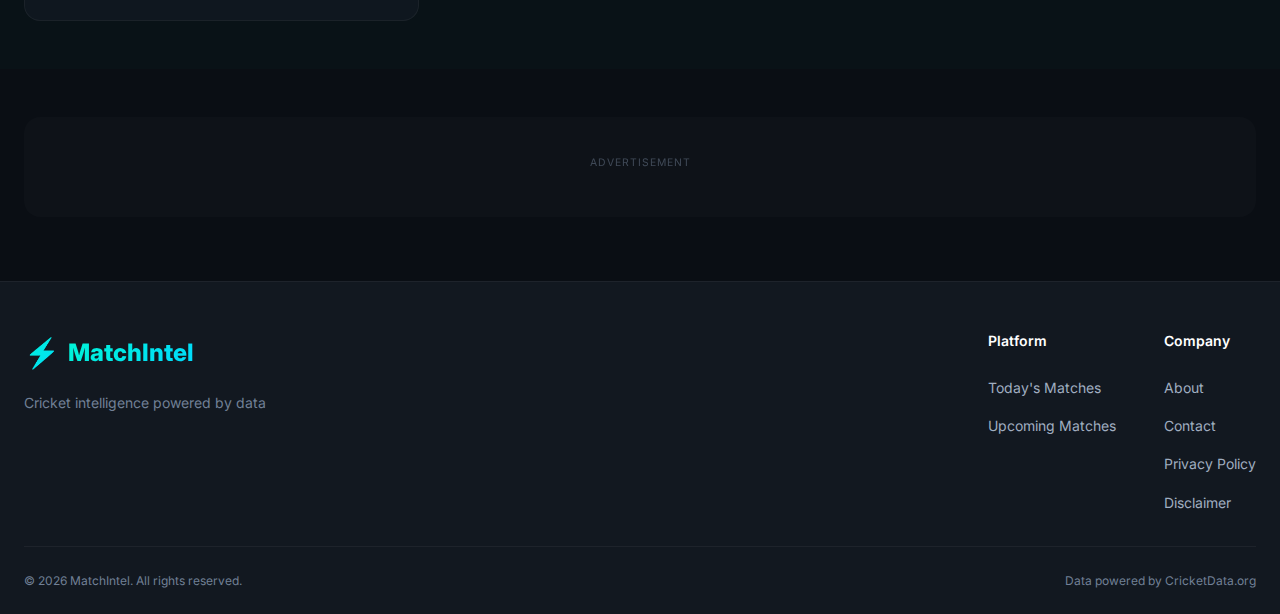
<file: match.html>
<!DOCTYPE html>
<html lang="en">

<head>
    <meta charset="UTF-8">
    <meta name="viewport" content="width=device-width, initial-scale=1.0">
    <meta name="description"
        content="Detailed match analysis with live scores, team stats, player performance, and intelligent insights powered by data.">
    <title>Match Details - MatchIntel</title>
    <link rel="preconnect" href="https://fonts.googleapis.com">
    <link rel="preconnect" href="https://fonts.gstatic.com" crossorigin>
    <link href="https://fonts.googleapis.com/css2?family=Inter:wght@300;400;500;600;700;800&display=swap"
        rel="stylesheet">
    <link rel="stylesheet" href="styles.css">
    <link rel="stylesheet" href="match.css">
    <link rel="stylesheet" href="pages.css">

    <!-- Google AdSense -->
    <script async src="https://pagead2.googlesyndication.com/pagead/js/adsbygoogle.js?client=ca-pub-XXXXXXXXXXXXXXXX"
        crossorigin="anonymous"></script>
</head>

<body>
    <!-- Header -->
    <header class="header">
        <div class="container">
            <div class="header-content">
                <div class="logo" onclick="window.location.href='index.html'">
                    <span class="logo-icon">⚡</span>
                    <span class="logo-text">MatchIntel</span>
                </div>
                <nav class="nav">
                    <a href="index.html" class="nav-link">← Back to Matches</a>
                </nav>
            </div>
        </div>
    </header>

    <!-- Match Overview Section -->
    <section class="match-overview">
        <div class="container">
            <div class="match-title-section">
                <h1 class="match-title" id="matchTitle">Loading match...</h1>
                <div class="match-meta">
                    <span class="match-format-badge" id="matchFormat">TEST</span>
                    <span class="match-status-badge" id="matchStatus">Live</span>
                </div>
            </div>

            <!-- Live Score Card -->
            <div class="score-card" id="scoreCard">
                <div class="loading-state">
                    <div class="loader"></div>
                    <p>Loading match details...</p>
                </div>
            </div>

            <!-- Match Info Grid -->
            <div class="match-info-grid" id="matchInfoGrid">
                <!-- Will be populated dynamically -->
            </div>

            <!-- Ad Unit: After Scorecard -->
            <div class="container" style="margin-top: 2rem;">
                <div class="ad-container">
                    <span class="ad-label">Advertisement</span>
                    <ins class="adsbygoogle" style="display:block" data-ad-client="ca-pub-XXXXXXXXXXXXXXXX"
                        data-ad-slot="1112223334" data-ad-format="auto" data-full-width-responsive="true"></ins>
                    <script>
                        (adsbygoogle = window.adsbygoogle || []).push({});
                    </script>
                </div>
            </div>
        </div>
    </section>

    <!-- Match Analysis Sections -->
    <section class="analysis-section">
        <div class="container">
            <div class="analysis-grid">
                <!-- Pitch Analysis -->
                <div class="analysis-card">
                    <h2 class="analysis-title">
                        <span class="analysis-icon">🏟️</span>
                        Pitch Analysis
                    </h2>
                    <div class="analysis-content" id="pitchAnalysis">
                        <div class="pitch-indicators">
                            <div class="indicator">
                                <div class="indicator-label">Pace Friendliness</div>
                                <div class="indicator-bar">
                                    <div class="indicator-fill" style="width: 65%"></div>
                                </div>
                                <div class="indicator-value">65%</div>
                            </div>
                            <div class="indicator">
                                <div class="indicator-label">Spin Assistance</div>
                                <div class="indicator-bar">
                                    <div class="indicator-fill" style="width: 45%"></div>
                                </div>
                                <div class="indicator-value">45%</div>
                            </div>
                            <div class="indicator">
                                <div class="indicator-label">Batting Ease</div>
                                <div class="indicator-bar">
                                    <div class="indicator-fill" style="width: 70%"></div>
                                </div>
                                <div class="indicator-value">70%</div>
                            </div>
                        </div>
                    </div>
                </div>

                <!-- Weather Impact -->
                <div class="analysis-card">
                    <h2 class="analysis-title">
                        <span class="analysis-icon">🌤️</span>
                        Weather Impact
                    </h2>
                    <div class="analysis-content" id="weatherAnalysis">
                        <div class="weather-stats">
                            <div class="weather-stat">
                                <div class="weather-label">Temperature</div>
                                <div class="weather-value">28°C</div>
                            </div>
                            <div class="weather-stat">
                                <div class="weather-label">Humidity</div>
                                <div class="weather-value">62%</div>
                            </div>
                            <div class="weather-stat">
                                <div class="weather-label">Wind Speed</div>
                                <div class="weather-value">12 km/h</div>
                            </div>
                            <div class="weather-stat">
                                <div class="weather-label">Rain Chance</div>
                                <div class="weather-value">15%</div>
                            </div>
                        </div>
                    </div>
                </div>
            </div>
        </div>
    </section>

    <!-- Head to Head Section -->
    <section class="h2h-section">
        <div class="container">
            <h2 class="section-title">Head-to-Head Record</h2>
            <div class="h2h-card" id="h2hCard">
                <div class="h2h-stats">
                    <div class="h2h-team">
                        <div class="h2h-team-name" id="team1Name">Team 1</div>
                        <div class="h2h-wins" id="team1Wins">0</div>
                        <div class="h2h-label">Wins</div>
                    </div>
                    <div class="h2h-divider">
                        <div class="h2h-total">Last 10 Matches</div>
                    </div>
                    <div class="h2h-team">
                        <div class="h2h-team-name" id="team2Name">Team 2</div>
                        <div class="h2h-wins" id="team2Wins">0</div>
                        <div class="h2h-label">Wins</div>
                    </div>
                </div>
            </div>
        </div>
    </section>

    <!-- Recent Form Section -->
    <section class="form-section">
        <div class="container">
            <h2 class="section-title">Recent Form (Last 5 Matches)</h2>
            <div class="form-grid">
                <div class="form-card">
                    <h3 class="form-team-name" id="formTeam1Name">Team 1</h3>
                    <div class="form-bars" id="formTeam1">
                        <!-- Will be populated dynamically -->
                    </div>
                </div>
                <div class="form-card">
                    <h3 class="form-team-name" id="formTeam2Name">Team 2</h3>
                    <div class="form-bars" id="formTeam2">
                        <!-- Will be populated dynamically -->
                    </div>
                </div>
            </div>
        </div>
    </section>

    <!-- Playing XI Section -->
    <section class="playing-xi-section">
        <div class="container">
            <h2 class="section-title">Playing XI</h2>
            <div class="xi-grid" id="playingXI">
                <!-- Will be populated dynamically -->
            </div>

            <!-- Ad Unit: After Playing XI -->
            <div class="container" style="margin-top: 2rem;">
                <div class="ad-container">
                    <span class="ad-label">Advertisement</span>
                    <ins class="adsbygoogle" style="display:block" data-ad-client="ca-pub-XXXXXXXXXXXXXXXX"
                        data-ad-slot="4445556667" data-ad-format="auto" data-full-width-responsive="true"></ins>
                    <script>
                        (adsbygoogle = window.adsbygoogle || []).push({});
                    </script>
                </div>
            </div>
        </div>
    </section>

    <!-- Key Players Section -->
    <section class="key-players-section">
        <div class="container">
            <h2 class="section-title">Key Players to Watch</h2>
            <div class="players-grid" id="keyPlayers">
                <!-- Will be populated dynamically -->
            </div>

            <!-- Ad Unit: After Key Players -->
            <div class="container" style="margin-top: 2rem;">
                <div class="ad-container">
                    <span class="ad-label">Advertisement</span>
                    <ins class="adsbygoogle" style="display:block" data-ad-client="ca-pub-XXXXXXXXXXXXXXXX"
                        data-ad-slot="7778889990" data-ad-format="auto" data-full-width-responsive="true"></ins>
                    <script>
                        (adsbygoogle = window.adsbygoogle || []).push({});
                    </script>
                </div>
            </div>
        </div>
    </section>

    <!-- FAQ Section for SEO -->
    <section class="faq-section">
        <div class="container">
            <h2 class="section-title">Frequently Asked Questions</h2>
            <div class="faq-grid" id="faqSection">
                <div class="faq-item">
                    <h3 class="faq-question">When does this match start?</h3>
                    <p class="faq-answer" id="faqTime">Match timing will be displayed here.</p>
                </div>
                <div class="faq-item">
                    <h3 class="faq-question">Where is this match being played?</h3>
                    <p class="faq-answer" id="faqVenue">Venue information will be displayed here.</p>
                </div>
                <div class="faq-item">
                    <h3 class="faq-question">What is the pitch condition?</h3>
                    <p class="faq-answer">The pitch analysis indicates balanced conditions favoring both batsmen and
                        bowlers, with moderate pace and spin assistance.</p>
                </div>
                <div class="faq-item">
                    <h3 class="faq-question">How to watch this match live?</h3>
                    <p class="faq-answer">Check your local sports broadcasters for live coverage. MatchIntel provides
                        real-time score updates and analytics.</p>
                </div>
            </div>
        </div>
    </section>

    <!-- Footer -->
    <div class="container">
        <!-- Ad Unit: Before Footer -->
        <div class="ad-container">
            <span class="ad-label">Advertisement</span>
            <ins class="adsbygoogle" style="display:block" data-ad-client="ca-pub-XXXXXXXXXXXXXXXX"
                data-ad-slot="0001112223" data-ad-format="auto" data-full-width-responsive="true"></ins>
            <script>
                (adsbygoogle = window.adsbygoogle || []).push({});
            </script>
        </div>
    </div>

    <footer class="footer">
        <div class="container">
            <div class="footer-content">
                <div class="footer-brand">
                    <div class="logo">
                        <span class="logo-icon">⚡</span>
                        <span class="logo-text">MatchIntel</span>
                    </div>
                    <p class="footer-tagline">Cricket intelligence powered by data</p>
                </div>
                <div class="footer-links">
                    <div class="footer-column">
                        <h3 class="footer-heading">Platform</h3>
                        <a href="index.html#today" class="footer-link">Today's Matches</a>
                        <a href="index.html#upcoming" class="footer-link">Upcoming Matches</a>
                    </div>
                    <div class="footer-column">
                        <h3 class="footer-heading">Company</h3>
                        <a href="about.html" class="footer-link">About</a>
                        <a href="contact.html" class="footer-link">Contact</a>
                        <a href="privacy.html" class="footer-link">Privacy Policy</a>
                        <a href="disclaimer.html" class="footer-link">Disclaimer</a>
                    </div>
                </div>
            </div>
            <div class="footer-bottom">
                <p>&copy; 2026 MatchIntel. All rights reserved.</p>
                <p class="footer-attribution">Data powered by CricketData.org</p>
            </div>
        </div>
    </footer>

    <script src="match.js"></script>
</body>

</html>
</file>
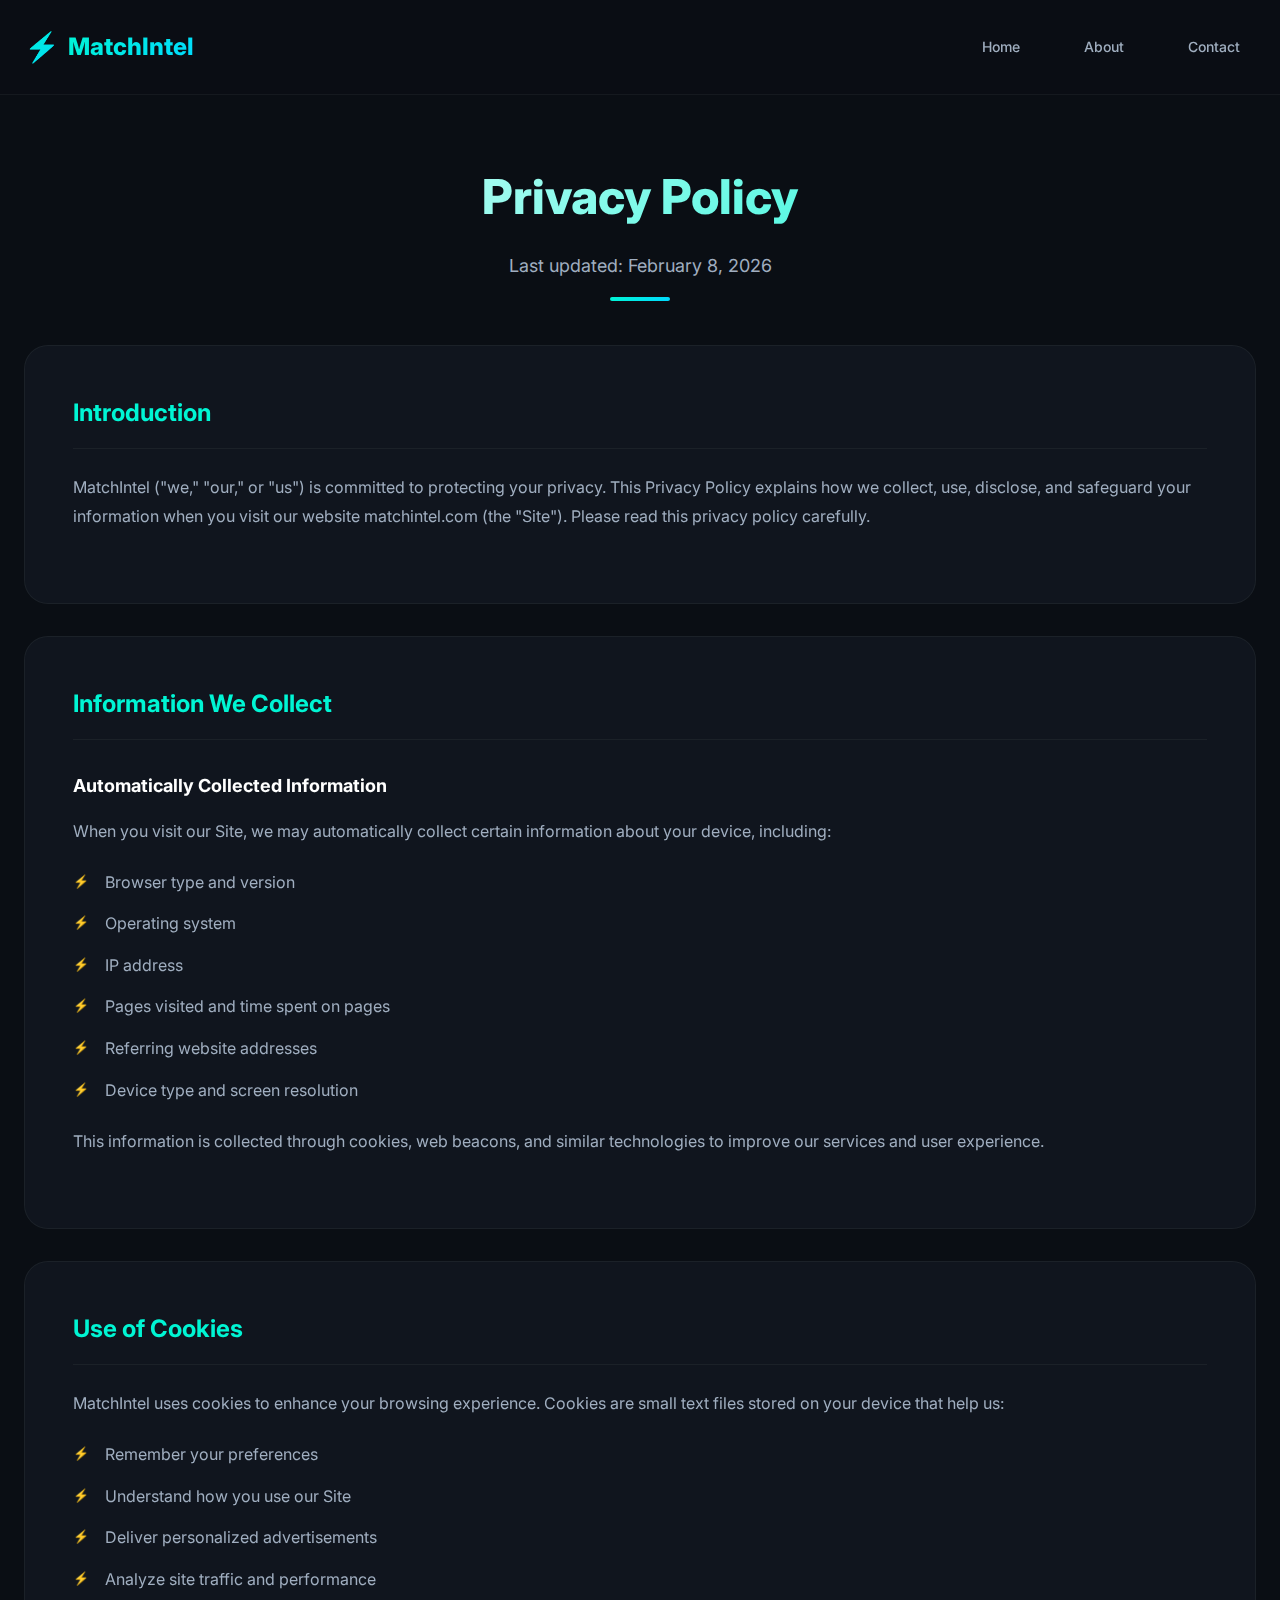
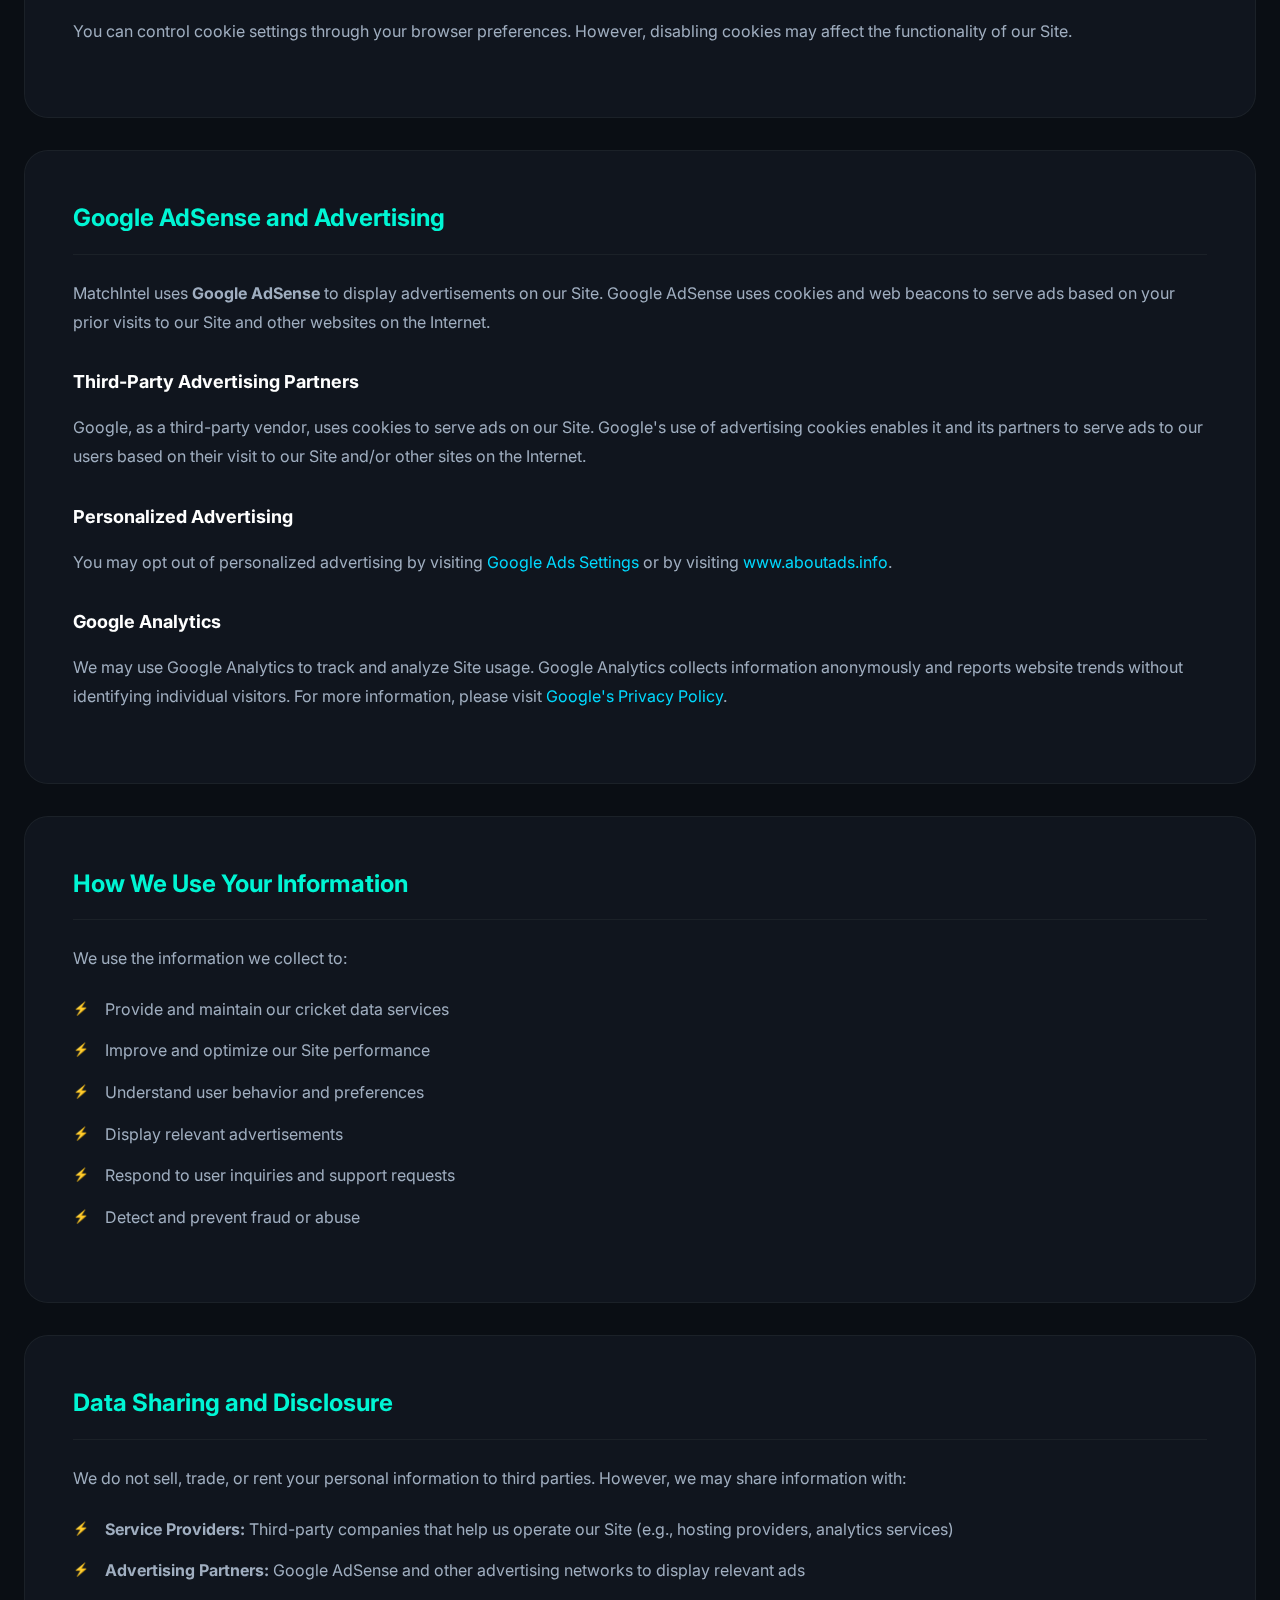
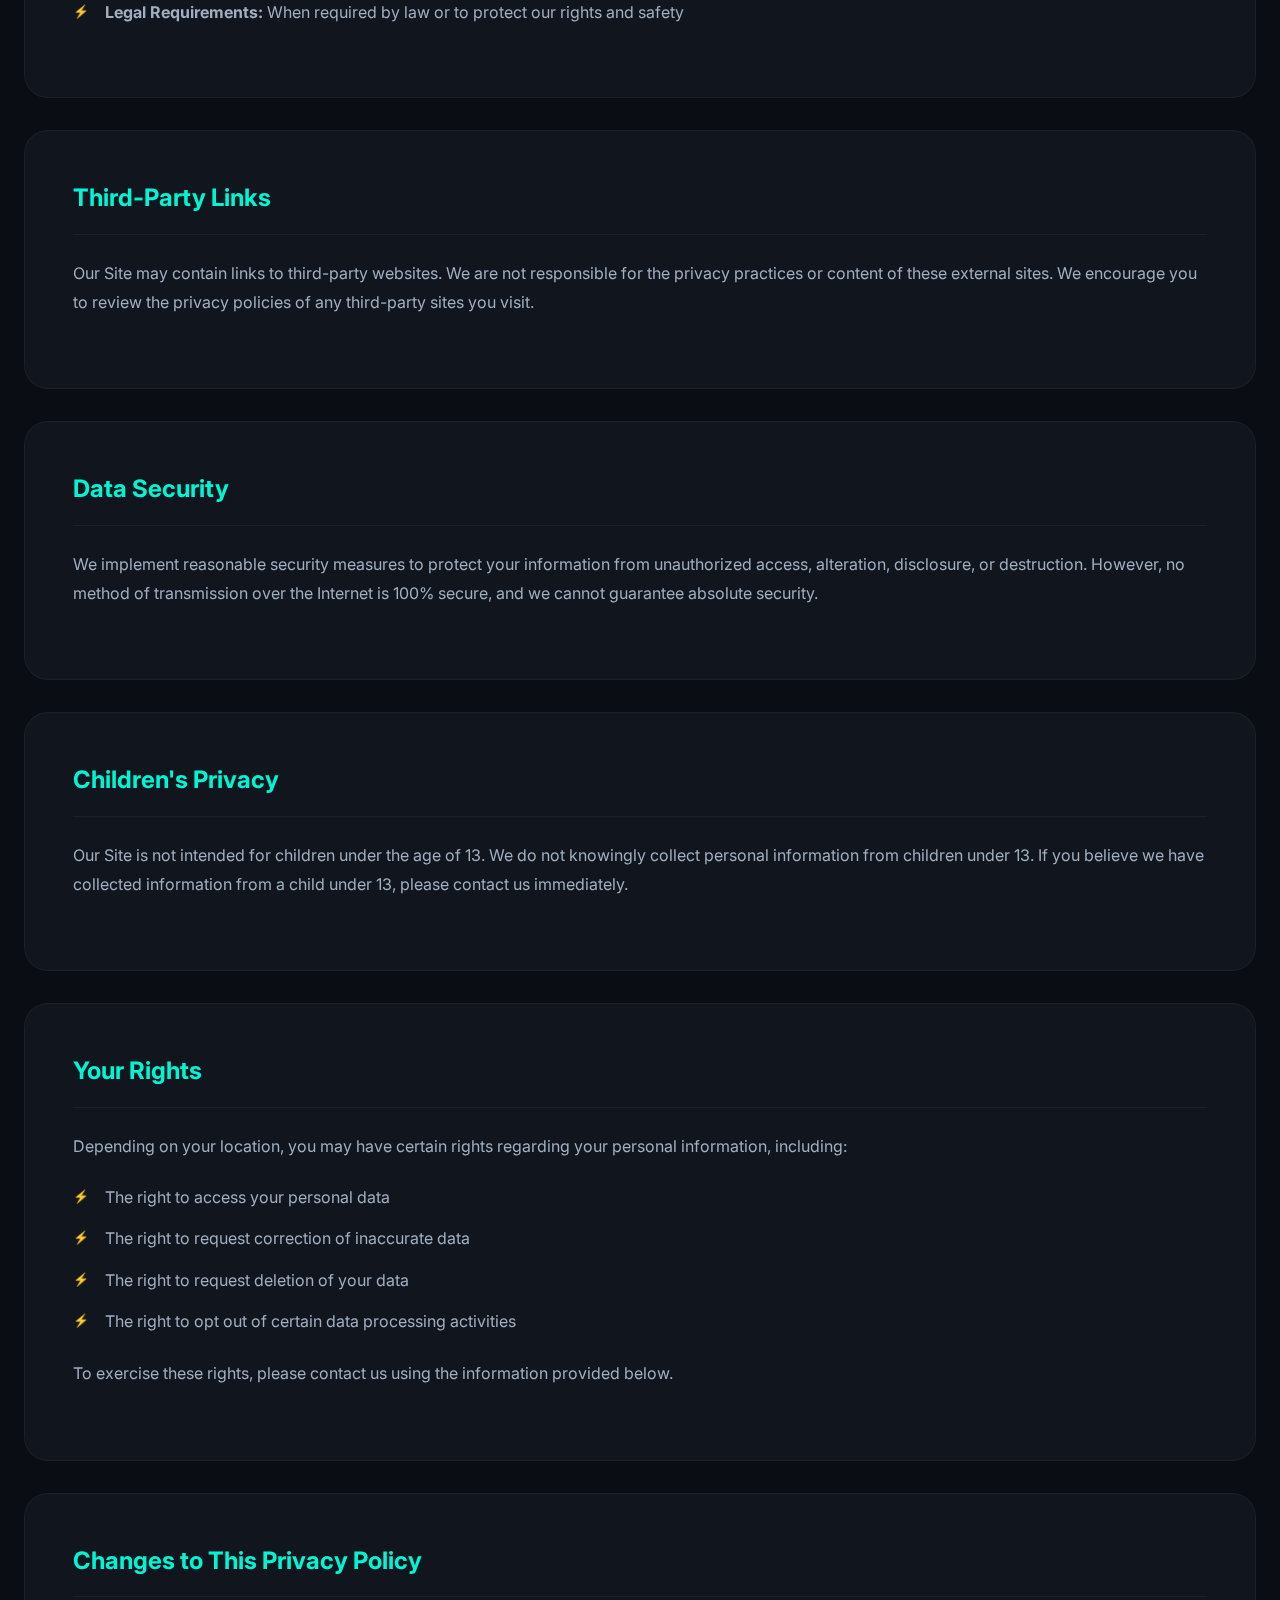
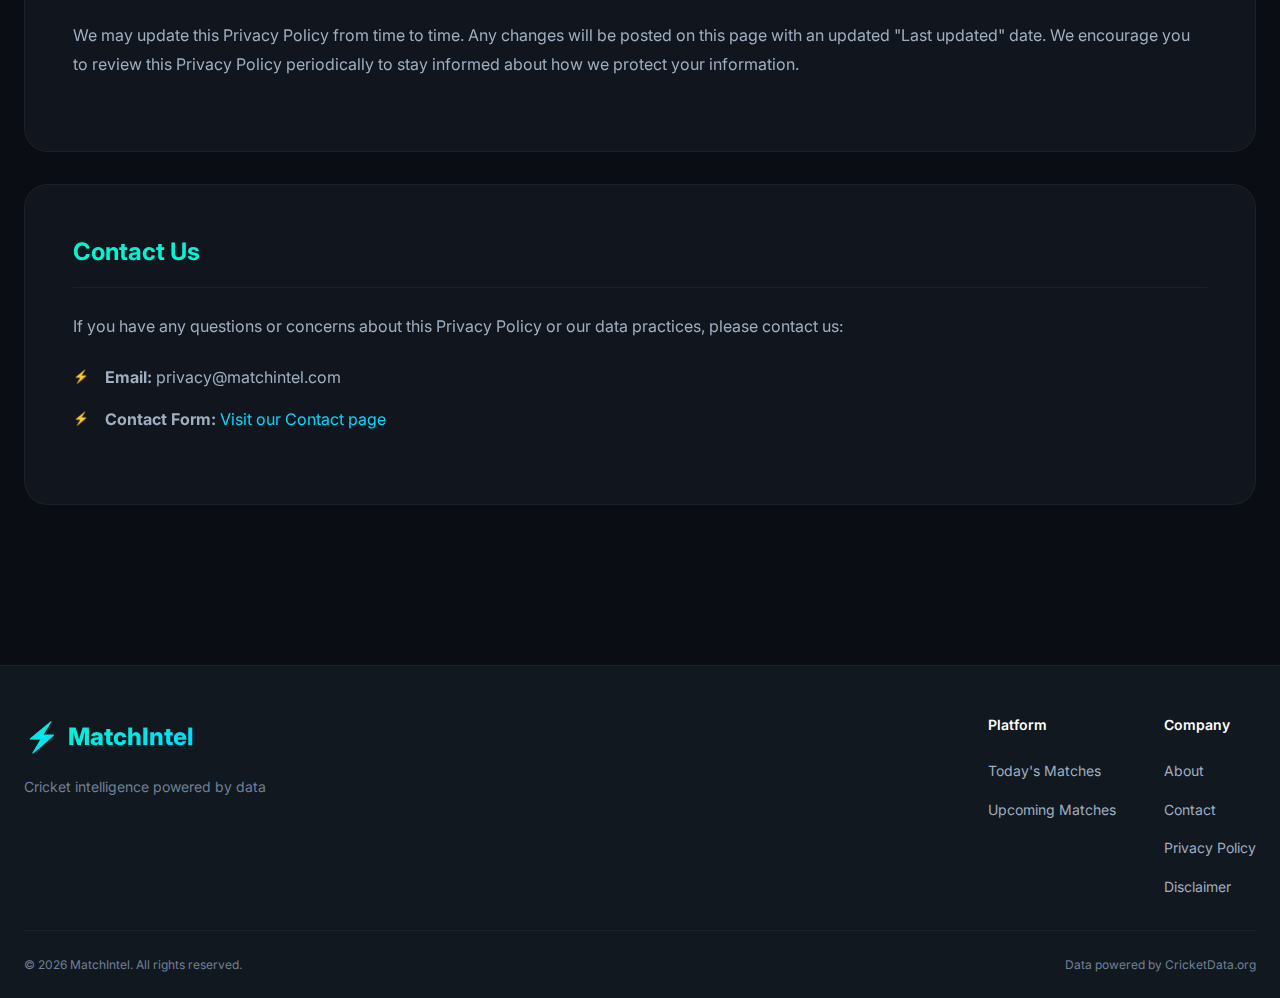
<file: privacy.html>
<!DOCTYPE html>
<html lang="en">

<head>
    <meta charset="UTF-8">
    <meta name="viewport" content="width=device-width, initial-scale=1.0">
    <meta name="description"
        content="Privacy Policy for MatchIntel - Learn how we collect, use, and protect your data, including our use of Google AdSense and cookies.">
    <title>Privacy Policy - MatchIntel</title>
    <link rel="preconnect" href="https://fonts.googleapis.com">
    <link rel="preconnect" href="https://fonts.gstatic.com" crossorigin>
    <link href="https://fonts.googleapis.com/css2?family=Inter:wght@300;400;500;600;700;800&display=swap"
        rel="stylesheet">
    <link rel="stylesheet" href="styles.css">
    <link rel="stylesheet" href="pages.css">
</head>

<body>
    <!-- Header -->
    <header class="header">
        <div class="container">
            <div class="header-content">
                <div class="logo" onclick="window.location.href='index.html'">
                    <span class="logo-icon">⚡</span>
                    <span class="logo-text">MatchIntel</span>
                </div>
                <nav class="nav">
                    <a href="index.html" class="nav-link">Home</a>
                    <a href="about.html" class="nav-link">About</a>
                    <a href="contact.html" class="nav-link">Contact</a>
                </nav>
            </div>
        </div>
    </header>

    <!-- Privacy Policy Content -->
    <section class="page-content">
        <div class="container">
            <div class="page-header">
                <h1 class="page-title">Privacy Policy</h1>
                <p class="page-subtitle">Last updated: February 8, 2026</p>
            </div>

            <div class="content-section">
                <h2>Introduction</h2>
                <p>MatchIntel ("we," "our," or "us") is committed to protecting your privacy. This Privacy Policy
                    explains how we collect, use, disclose, and safeguard your information when you visit our website
                    matchintel.com (the "Site"). Please read this privacy policy carefully.</p>
            </div>

            <div class="content-section">
                <h2>Information We Collect</h2>
                <h3>Automatically Collected Information</h3>
                <p>When you visit our Site, we may automatically collect certain information about your device,
                    including:</p>
                <ul class="feature-list">
                    <li>Browser type and version</li>
                    <li>Operating system</li>
                    <li>IP address</li>
                    <li>Pages visited and time spent on pages</li>
                    <li>Referring website addresses</li>
                    <li>Device type and screen resolution</li>
                </ul>
                <p>This information is collected through cookies, web beacons, and similar technologies to improve our
                    services and user experience.</p>
            </div>

            <div class="content-section">
                <h2>Use of Cookies</h2>
                <p>MatchIntel uses cookies to enhance your browsing experience. Cookies are small text files stored on
                    your device that help us:</p>
                <ul class="feature-list">
                    <li>Remember your preferences</li>
                    <li>Understand how you use our Site</li>
                    <li>Deliver personalized advertisements</li>
                    <li>Analyze site traffic and performance</li>
                </ul>
                <p>You can control cookie settings through your browser preferences. However, disabling cookies may
                    affect the functionality of our Site.</p>
            </div>

            <div class="content-section">
                <h2>Google AdSense and Advertising</h2>
                <p>MatchIntel uses <strong>Google AdSense</strong> to display advertisements on our Site. Google AdSense
                    uses cookies and web beacons to serve ads based on your prior visits to our Site and other websites
                    on the Internet.</p>

                <h3>Third-Party Advertising Partners</h3>
                <p>Google, as a third-party vendor, uses cookies to serve ads on our Site. Google's use of advertising
                    cookies enables it and its partners to serve ads to our users based on their visit to our Site
                    and/or other sites on the Internet.</p>

                <h3>Personalized Advertising</h3>
                <p>You may opt out of personalized advertising by visiting <a href="https://www.google.com/settings/ads"
                        target="_blank" rel="noopener noreferrer" class="text-link">Google Ads Settings</a> or by
                    visiting <a href="http://www.aboutads.info/choices/" target="_blank" rel="noopener noreferrer"
                        class="text-link">www.aboutads.info</a>.</p>

                <h3>Google Analytics</h3>
                <p>We may use Google Analytics to track and analyze Site usage. Google Analytics collects information
                    anonymously and reports website trends without identifying individual visitors. For more
                    information, please visit <a href="https://policies.google.com/privacy" target="_blank"
                        rel="noopener noreferrer" class="text-link">Google's Privacy Policy</a>.</p>
            </div>

            <div class="content-section">
                <h2>How We Use Your Information</h2>
                <p>We use the information we collect to:</p>
                <ul class="feature-list">
                    <li>Provide and maintain our cricket data services</li>
                    <li>Improve and optimize our Site performance</li>
                    <li>Understand user behavior and preferences</li>
                    <li>Display relevant advertisements</li>
                    <li>Respond to user inquiries and support requests</li>
                    <li>Detect and prevent fraud or abuse</li>
                </ul>
            </div>

            <div class="content-section">
                <h2>Data Sharing and Disclosure</h2>
                <p>We do not sell, trade, or rent your personal information to third parties. However, we may share
                    information with:</p>
                <ul class="feature-list">
                    <li><strong>Service Providers:</strong> Third-party companies that help us operate our Site (e.g.,
                        hosting providers, analytics services)</li>
                    <li><strong>Advertising Partners:</strong> Google AdSense and other advertising networks to display
                        relevant ads</li>
                    <li><strong>Legal Requirements:</strong> When required by law or to protect our rights and safety
                    </li>
                </ul>
            </div>

            <div class="content-section">
                <h2>Third-Party Links</h2>
                <p>Our Site may contain links to third-party websites. We are not responsible for the privacy practices
                    or content of these external sites. We encourage you to review the privacy policies of any
                    third-party sites you visit.</p>
            </div>

            <div class="content-section">
                <h2>Data Security</h2>
                <p>We implement reasonable security measures to protect your information from unauthorized access,
                    alteration, disclosure, or destruction. However, no method of transmission over the Internet is 100%
                    secure, and we cannot guarantee absolute security.</p>
            </div>

            <div class="content-section">
                <h2>Children's Privacy</h2>
                <p>Our Site is not intended for children under the age of 13. We do not knowingly collect personal
                    information from children under 13. If you believe we have collected information from a child under
                    13, please contact us immediately.</p>
            </div>

            <div class="content-section">
                <h2>Your Rights</h2>
                <p>Depending on your location, you may have certain rights regarding your personal information,
                    including:</p>
                <ul class="feature-list">
                    <li>The right to access your personal data</li>
                    <li>The right to request correction of inaccurate data</li>
                    <li>The right to request deletion of your data</li>
                    <li>The right to opt out of certain data processing activities</li>
                </ul>
                <p>To exercise these rights, please contact us using the information provided below.</p>
            </div>

            <div class="content-section">
                <h2>Changes to This Privacy Policy</h2>
                <p>We may update this Privacy Policy from time to time. Any changes will be posted on this page with an
                    updated "Last updated" date. We encourage you to review this Privacy Policy periodically to stay
                    informed about how we protect your information.</p>
            </div>

            <div class="content-section">
                <h2>Contact Us</h2>
                <p>If you have any questions or concerns about this Privacy Policy or our data practices, please contact
                    us:</p>
                <ul class="feature-list">
                    <li><strong>Email:</strong> privacy@matchintel.com</li>
                    <li><strong>Contact Form:</strong> <a href="contact.html" class="text-link">Visit our Contact
                            page</a></li>
                </ul>
            </div>
        </div>
    </section>

    <!-- Footer -->
    <footer class="footer">
        <div class="container">
            <div class="footer-content">
                <div class="footer-brand">
                    <div class="logo">
                        <span class="logo-icon">⚡</span>
                        <span class="logo-text">MatchIntel</span>
                    </div>
                    <p class="footer-tagline">Cricket intelligence powered by data</p>
                </div>
                <div class="footer-links">
                    <div class="footer-column">
                        <h3 class="footer-heading">Platform</h3>
                        <a href="index.html#today" class="footer-link">Today's Matches</a>
                        <a href="index.html#upcoming" class="footer-link">Upcoming Matches</a>
                    </div>
                    <div class="footer-column">
                        <h3 class="footer-heading">Company</h3>
                        <a href="about.html" class="footer-link">About</a>
                        <a href="contact.html" class="footer-link">Contact</a>
                        <a href="privacy.html" class="footer-link">Privacy Policy</a>
                        <a href="disclaimer.html" class="footer-link">Disclaimer</a>
                    </div>
                </div>
            </div>
            <div class="footer-bottom">
                <p>&copy; 2026 MatchIntel. All rights reserved.</p>
                <p class="footer-attribution">Data powered by CricketData.org</p>
            </div>
        </div>
    </footer>
</body>

</html>
</file>
<file: pages.css>
/* ===================================
   Pages Styles (About, Privacy, Contact, Disclaimer)
   =================================== */

.page-content {
    padding: var(--spacing-2xl) 0;
    min-height: 60vh;
}

.page-header {
    text-align: center;
    margin-bottom: var(--spacing-2xl);
    position: relative;
}

.page-header::after {
    content: '';
    position: absolute;
    bottom: -20px;
    left: 50%;
    transform: translateX(-50%);
    width: 60px;
    height: 4px;
    background: var(--gradient-primary);
    border-radius: var(--radius-sm);
}

.page-title {
    font-size: clamp(2rem, 5vw, 3rem);
    font-weight: 800;
    margin-bottom: var(--spacing-sm);
    background: linear-gradient(135deg, #ffffff, var(--color-accent-teal));
    -webkit-background-clip: text;
    -webkit-text-fill-color: transparent;
    background-clip: text;
}

.page-subtitle {
    font-size: var(--font-size-lg);
    color: var(--color-text-secondary);
}

.content-section {
    background: var(--color-bg-card);
    backdrop-filter: blur(10px);
    border: 1px solid rgba(255, 255, 255, 0.05);
    border-radius: var(--radius-lg);
    padding: var(--spacing-xl);
    margin-bottom: var(--spacing-lg);
}

.content-section h2 {
    font-size: var(--font-size-xl);
    color: var(--color-accent-teal);
    margin-bottom: var(--spacing-md);
    padding-bottom: var(--spacing-sm);
    border-bottom: 1px solid rgba(255, 255, 255, 0.05);
}

.content-section h3 {
    font-size: var(--font-size-lg);
    color: var(--color-text-primary);
    margin: var(--spacing-lg) 0 var(--spacing-sm);
}

.content-section p {
    color: var(--color-text-secondary);
    margin-bottom: var(--spacing-md);
    line-height: 1.8;
}

.feature-list {
    list-style: none;
    padding: 0;
    margin-bottom: var(--spacing-md);
}

.feature-list li {
    position: relative;
    padding-left: var(--spacing-lg);
    margin-bottom: var(--spacing-sm);
    color: var(--color-text-secondary);
}

.feature-list li::before {
    content: '⚡';
    position: absolute;
    left: 0;
    top: 2px;
    font-size: 0.8em;
    color: var(--color-accent-teal);
}

.text-link {
    color: var(--color-accent-blue);
    text-decoration: none;
    position: relative;
    transition: color var(--transition-fast);
}

.text-link:hover {
    color: var(--color-accent-teal);
    text-decoration: underline;
}

/* Contact Page Specifics */
.contact-grid {
    display: grid;
    grid-template-columns: 1.5fr 1fr;
    gap: var(--spacing-xl);
}

.contact-form-section,
.contact-info-section {
    background: var(--color-bg-card);
    backdrop-filter: blur(10px);
    border: 1px solid rgba(255, 255, 255, 0.05);
    border-radius: var(--radius-lg);
    padding: var(--spacing-xl);
}

.contact-form-section h2,
.contact-info-section h2 {
    font-size: var(--font-size-xl);
    color: var(--color-accent-teal);
    margin-bottom: var(--spacing-lg);
}

.form-group {
    margin-bottom: var(--spacing-md);
}

.form-label {
    display: block;
    margin-bottom: var(--spacing-xs);
    color: var(--color-text-primary);
    font-weight: 500;
}

.form-input,
.form-textarea {
    width: 100%;
    padding: var(--spacing-sm);
    background: rgba(0, 0, 0, 0.2);
    border: 1px solid rgba(255, 255, 255, 0.1);
    border-radius: var(--radius-sm);
    color: var(--color-text-primary);
    font-family: var(--font-family);
    transition: all var(--transition-fast);
}

.form-input:focus,
.form-textarea:focus {
    outline: none;
    border-color: var(--color-accent-teal);
    box-shadow: 0 0 0 2px rgba(0, 245, 212, 0.1);
}

.form-submit {
    width: 100%;
    padding: var(--spacing-sm);
    background: var(--gradient-primary);
    border: none;
    border-radius: var(--radius-sm);
    color: #000;
    font-weight: 700;
    font-size: var(--font-size-base);
    cursor: pointer;
    transition: all var(--transition-fast);
}

.form-submit:hover {
    transform: translateY(-2px);
    box-shadow: var(--shadow-glow);
}

.form-message {
    margin-top: var(--spacing-md);
    padding: var(--spacing-sm);
    border-radius: var(--radius-sm);
    text-align: center;
    display: none;
}

.form-message.success {
    background: rgba(0, 245, 212, 0.1);
    color: var(--color-accent-teal);
    border: 1px solid rgba(0, 245, 212, 0.2);
}

.contact-method {
    display: flex;
    gap: var(--spacing-md);
    margin-bottom: var(--spacing-lg);
    padding-bottom: var(--spacing-lg);
    border-bottom: 1px solid rgba(255, 255, 255, 0.05);
}

.contact-method:last-child {
    border-bottom: none;
    margin-bottom: 0;
    padding-bottom: 0;
}

.contact-icon {
    width: 50px;
    height: 50px;
    background: rgba(255, 255, 255, 0.05);
    border-radius: 50%;
    display: flex;
    align-items: center;
    justify-content: center;
    font-size: 1.5rem;
}

.contact-details h3 {
    font-size: var(--font-size-base);
    color: var(--color-text-primary);
    margin: 0 0 var(--spacing-xs);
}

.contact-details p {
    color: var(--color-text-secondary);
    margin: 0;
}

.contact-note {
    font-size: var(--font-size-xs);
    color: var(--color-text-muted);
    margin-top: var(--spacing-xs) !important;
}

.disclaimer-notice {
    margin-top: var(--spacing-xl);
    padding: var(--spacing-md);
    background: rgba(255, 71, 87, 0.1);
    border: 1px solid rgba(255, 71, 87, 0.2);
    border-radius: var(--radius-sm);
    text-align: center;
}

.disclaimer-notice p {
    margin: 0;
    color: #ff4757;
}

/* Ad Container Styles */
.ad-container {
    width: 100%;
    margin: var(--spacing-xl) 0;
    display: flex;
    flex-direction: column;
    align-items: center;
    justify-content: center;
    min-height: 100px;
    background: rgba(255, 255, 255, 0.02);
    border-radius: var(--radius-md);
    padding: var(--spacing-md);
    text-align: center;
}

.ad-label {
    font-size: 0.65rem;
    color: var(--color-text-muted);
    text-transform: uppercase;
    letter-spacing: 1px;
    margin-bottom: var(--spacing-xs);
    opacity: 0.5;
}

/* Responsive */
@media (max-width: 768px) {
    .contact-grid {
        grid-template-columns: 1fr;
    }

    .page-title {
        font-size: 2rem;
    }
}
</file>
<file: match.css>
/* ===================================
   Match Detail Page Styles
   =================================== */

/* Match Overview Section */
.match-overview {
    padding: var(--spacing-xl) 0;
    background: linear-gradient(180deg, rgba(0, 245, 212, 0.05) 0%, transparent 100%);
}

.match-title-section {
    text-align: center;
    margin-bottom: var(--spacing-xl);
}

.match-title {
    font-size: clamp(1.75rem, 4vw, 2.5rem);
    font-weight: 800;
    margin-bottom: var(--spacing-md);
    background: linear-gradient(135deg, #ffffff, var(--color-accent-teal));
    -webkit-background-clip: text;
    -webkit-text-fill-color: transparent;
    background-clip: text;
}

.match-meta {
    display: flex;
    justify-content: center;
    gap: var(--spacing-md);
    flex-wrap: wrap;
}

.match-format-badge {
    font-size: var(--font-size-sm);
    color: var(--color-accent-blue);
    background: rgba(0, 217, 255, 0.1);
    padding: 0.5rem 1.25rem;
    border-radius: var(--radius-sm);
    font-weight: 600;
    text-transform: uppercase;
    letter-spacing: 1px;
    border: 1px solid rgba(0, 217, 255, 0.2);
}

.match-status-badge {
    font-size: var(--font-size-sm);
    padding: 0.5rem 1.25rem;
    border-radius: var(--radius-sm);
    font-weight: 600;
    text-transform: uppercase;
    letter-spacing: 1px;
}

.match-status-badge.live {
    color: #ff4757;
    background: rgba(255, 71, 87, 0.1);
    border: 1px solid rgba(255, 71, 87, 0.2);
    animation: pulse-live 2s ease-in-out infinite;
}

.match-status-badge.upcoming {
    color: var(--color-accent-lime);
    background: rgba(184, 255, 87, 0.1);
    border: 1px solid rgba(184, 255, 87, 0.2);
}

/* Score Card */
.score-card {
    background: var(--color-bg-card);
    backdrop-filter: blur(10px);
    border: 1px solid rgba(255, 255, 255, 0.05);
    border-radius: var(--radius-lg);
    padding: var(--spacing-lg);
    margin-bottom: var(--spacing-lg);
}

.score-teams {
    display: flex;
    flex-direction: column;
    gap: var(--spacing-md);
}

.score-team {
    display: flex;
    justify-content: space-between;
    align-items: center;
    padding: var(--spacing-md);
    background: rgba(0, 245, 212, 0.03);
    border-radius: var(--radius-md);
    border: 1px solid rgba(255, 255, 255, 0.03);
    transition: all var(--transition-base);
}

.score-team:hover {
    background: rgba(0, 245, 212, 0.05);
    border-color: rgba(0, 245, 212, 0.1);
}

.score-team.batting {
    border-left: 3px solid var(--color-accent-teal);
}

.team-name-large {
    font-size: var(--font-size-xl);
    font-weight: 700;
    color: var(--color-text-primary);
}

.team-score-large {
    display: flex;
    align-items: baseline;
    gap: var(--spacing-sm);
}

.score-runs {
    font-size: 2.5rem;
    font-weight: 800;
    background: var(--gradient-primary);
    -webkit-background-clip: text;
    -webkit-text-fill-color: transparent;
    background-clip: text;
}

.score-wickets {
    font-size: var(--font-size-xl);
    color: var(--color-text-secondary);
    font-weight: 600;
}

.score-overs {
    font-size: var(--font-size-sm);
    color: var(--color-text-muted);
    margin-top: 0.25rem;
}

/* Match Info Grid */
.match-info-grid {
    display: grid;
    grid-template-columns: repeat(auto-fit, minmax(200px, 1fr));
    gap: var(--spacing-md);
}

.info-card {
    background: var(--color-bg-card);
    backdrop-filter: blur(10px);
    border: 1px solid rgba(255, 255, 255, 0.05);
    border-radius: var(--radius-md);
    padding: var(--spacing-md);
    text-align: center;
    transition: all var(--transition-base);
}

.info-card:hover {
    transform: translateY(-2px);
    border-color: rgba(0, 245, 212, 0.2);
}

.info-card-icon {
    font-size: 1.5rem;
    margin-bottom: var(--spacing-xs);
}

.info-card-label {
    font-size: var(--font-size-xs);
    color: var(--color-text-muted);
    text-transform: uppercase;
    letter-spacing: 0.5px;
    margin-bottom: 0.25rem;
}

.info-card-value {
    font-size: var(--font-size-base);
    color: var(--color-text-primary);
    font-weight: 600;
}

/* Analysis Section */
.analysis-section {
    padding: var(--spacing-xl) 0;
}

.analysis-grid {
    display: grid;
    grid-template-columns: repeat(auto-fit, minmax(350px, 1fr));
    gap: var(--spacing-lg);
}

.analysis-card {
    background: var(--color-bg-card);
    backdrop-filter: blur(10px);
    border: 1px solid rgba(255, 255, 255, 0.05);
    border-radius: var(--radius-lg);
    padding: var(--spacing-lg);
    transition: all var(--transition-base);
}

.analysis-card:hover {
    transform: translateY(-4px);
    border-color: rgba(0, 245, 212, 0.2);
    box-shadow: var(--shadow-lg);
}

.analysis-title {
    display: flex;
    align-items: center;
    gap: var(--spacing-sm);
    font-size: var(--font-size-lg);
    font-weight: 700;
    margin-bottom: var(--spacing-md);
}

.analysis-icon {
    font-size: 1.5rem;
}

.analysis-content {
    color: var(--color-text-secondary);
}

/* Pitch Indicators */
.pitch-indicators {
    display: flex;
    flex-direction: column;
    gap: var(--spacing-md);
}

.indicator {
    display: flex;
    flex-direction: column;
    gap: 0.5rem;
}

.indicator-label {
    font-size: var(--font-size-sm);
    color: var(--color-text-secondary);
    font-weight: 500;
}

.indicator-bar {
    height: 8px;
    background: rgba(255, 255, 255, 0.05);
    border-radius: 4px;
    overflow: hidden;
    position: relative;
}

.indicator-fill {
    height: 100%;
    background: var(--gradient-primary);
    border-radius: 4px;
    transition: width var(--transition-slow);
    position: relative;
}

.indicator-fill::after {
    content: '';
    position: absolute;
    top: 0;
    left: 0;
    right: 0;
    bottom: 0;
    background: linear-gradient(90deg, transparent, rgba(255, 255, 255, 0.3), transparent);
    animation: shimmer 2s infinite;
}

@keyframes shimmer {
    0% {
        transform: translateX(-100%);
    }

    100% {
        transform: translateX(100%);
    }
}

.indicator-value {
    font-size: var(--font-size-sm);
    color: var(--color-accent-teal);
    font-weight: 600;
}

/* Weather Stats */
.weather-stats {
    display: grid;
    grid-template-columns: repeat(2, 1fr);
    gap: var(--spacing-md);
}

.weather-stat {
    text-align: center;
    padding: var(--spacing-sm);
    background: rgba(0, 245, 212, 0.03);
    border-radius: var(--radius-sm);
}

.weather-label {
    font-size: var(--font-size-xs);
    color: var(--color-text-muted);
    text-transform: uppercase;
    letter-spacing: 0.5px;
    margin-bottom: 0.25rem;
}

.weather-value {
    font-size: var(--font-size-lg);
    color: var(--color-accent-teal);
    font-weight: 700;
}

/* Head to Head Section */
.h2h-section {
    padding: var(--spacing-xl) 0;
}

.h2h-card {
    background: var(--color-bg-card);
    backdrop-filter: blur(10px);
    border: 1px solid rgba(255, 255, 255, 0.05);
    border-radius: var(--radius-lg);
    padding: var(--spacing-xl);
}

.h2h-stats {
    display: grid;
    grid-template-columns: 1fr auto 1fr;
    gap: var(--spacing-xl);
    align-items: center;
}

.h2h-team {
    text-align: center;
}

.h2h-team-name {
    font-size: var(--font-size-lg);
    font-weight: 700;
    margin-bottom: var(--spacing-md);
    color: var(--color-text-primary);
}

.h2h-wins {
    font-size: 3.5rem;
    font-weight: 800;
    background: var(--gradient-primary);
    -webkit-background-clip: text;
    -webkit-text-fill-color: transparent;
    background-clip: text;
    line-height: 1;
    margin-bottom: var(--spacing-xs);
}

.h2h-label {
    font-size: var(--font-size-sm);
    color: var(--color-text-muted);
    text-transform: uppercase;
    letter-spacing: 1px;
}

.h2h-divider {
    width: 2px;
    height: 100px;
    background: linear-gradient(180deg, transparent, var(--color-accent-teal), transparent);
    position: relative;
}

.h2h-total {
    position: absolute;
    top: 50%;
    left: 50%;
    transform: translate(-50%, -50%);
    background: var(--color-bg-card);
    padding: var(--spacing-sm) var(--spacing-md);
    white-space: nowrap;
    font-size: var(--font-size-sm);
    color: var(--color-text-secondary);
    border: 1px solid rgba(0, 245, 212, 0.2);
    border-radius: var(--radius-sm);
}

/* Recent Form Section */
.form-section {
    padding: var(--spacing-xl) 0;
}

.form-grid {
    display: grid;
    grid-template-columns: repeat(auto-fit, minmax(300px, 1fr));
    gap: var(--spacing-lg);
}

.form-card {
    background: var(--color-bg-card);
    backdrop-filter: blur(10px);
    border: 1px solid rgba(255, 255, 255, 0.05);
    border-radius: var(--radius-lg);
    padding: var(--spacing-lg);
}

.form-team-name {
    font-size: var(--font-size-lg);
    font-weight: 700;
    margin-bottom: var(--spacing-md);
    text-align: center;
}

.form-bars {
    display: flex;
    gap: var(--spacing-sm);
    justify-content: center;
    align-items: flex-end;
    height: 150px;
}

.form-bar {
    flex: 1;
    max-width: 50px;
    background: rgba(255, 255, 255, 0.05);
    border-radius: var(--radius-sm);
    position: relative;
    transition: all var(--transition-base);
    cursor: pointer;
}

.form-bar:hover {
    transform: translateY(-4px);
}

.form-bar.win {
    background: linear-gradient(180deg, var(--color-accent-teal), rgba(0, 245, 212, 0.3));
}

.form-bar.loss {
    background: linear-gradient(180deg, #ff4757, rgba(255, 71, 87, 0.3));
}

.form-bar.draw {
    background: linear-gradient(180deg, var(--color-text-muted), rgba(113, 128, 150, 0.3));
}

.form-bar-label {
    position: absolute;
    bottom: -25px;
    left: 50%;
    transform: translateX(-50%);
    font-size: var(--font-size-xs);
    color: var(--color-text-muted);
    white-space: nowrap;
}

/* Playing XI Section */
.playing-xi-section {
    padding: var(--spacing-xl) 0;
}

.xi-grid {
    display: grid;
    grid-template-columns: repeat(auto-fit, minmax(300px, 1fr));
    gap: var(--spacing-lg);
}

.xi-team-card {
    background: var(--color-bg-card);
    backdrop-filter: blur(10px);
    border: 1px solid rgba(255, 255, 255, 0.05);
    border-radius: var(--radius-lg);
    padding: var(--spacing-lg);
}

.xi-team-title {
    font-size: var(--font-size-lg);
    font-weight: 700;
    margin-bottom: var(--spacing-md);
    text-align: center;
    padding-bottom: var(--spacing-md);
    border-bottom: 1px solid rgba(255, 255, 255, 0.05);
}

.xi-players {
    display: flex;
    flex-direction: column;
    gap: var(--spacing-sm);
}

.xi-player {
    display: flex;
    align-items: center;
    gap: var(--spacing-sm);
    padding: var(--spacing-sm);
    background: rgba(0, 245, 212, 0.03);
    border-radius: var(--radius-sm);
    transition: all var(--transition-fast);
}

.xi-player:hover {
    background: rgba(0, 245, 212, 0.08);
}

.xi-player-number {
    width: 30px;
    height: 30px;
    display: flex;
    align-items: center;
    justify-content: center;
    background: var(--gradient-primary);
    border-radius: 50%;
    font-size: var(--font-size-xs);
    font-weight: 700;
    color: var(--color-bg-primary);
}

.xi-player-name {
    flex: 1;
    font-size: var(--font-size-base);
    font-weight: 500;
}

.xi-player-role {
    font-size: var(--font-size-xs);
    color: var(--color-text-muted);
    text-transform: uppercase;
    letter-spacing: 0.5px;
}

/* Key Players Section */
.key-players-section {
    padding: var(--spacing-xl) 0;
}

.players-grid {
    display: grid;
    grid-template-columns: repeat(auto-fill, minmax(280px, 1fr));
    gap: var(--spacing-md);
}

.player-card {
    background: var(--color-bg-card);
    backdrop-filter: blur(10px);
    border: 1px solid rgba(255, 255, 255, 0.05);
    border-radius: var(--radius-lg);
    padding: var(--spacing-md);
    transition: all var(--transition-base);
}

.player-card:hover {
    transform: translateY(-4px);
    border-color: rgba(0, 245, 212, 0.3);
    box-shadow: var(--shadow-lg);
}

.player-header {
    text-align: center;
    margin-bottom: var(--spacing-md);
    padding-bottom: var(--spacing-md);
    border-bottom: 1px solid rgba(255, 255, 255, 0.05);
}

.player-name {
    font-size: var(--font-size-lg);
    font-weight: 700;
    margin-bottom: 0.25rem;
}

.player-team {
    font-size: var(--font-size-sm);
    color: var(--color-text-muted);
}

.player-stats {
    display: grid;
    grid-template-columns: repeat(2, 1fr);
    gap: var(--spacing-sm);
}

.player-stat {
    text-align: center;
    padding: var(--spacing-sm);
    background: rgba(0, 245, 212, 0.03);
    border-radius: var(--radius-sm);
}

.player-stat-value {
    font-size: var(--font-size-lg);
    font-weight: 700;
    color: var(--color-accent-teal);
    margin-bottom: 0.25rem;
}

.player-stat-label {
    font-size: var(--font-size-xs);
    color: var(--color-text-muted);
    text-transform: uppercase;
    letter-spacing: 0.5px;
}

/* FAQ Section */
.faq-section {
    padding: var(--spacing-xl) 0;
    background: rgba(0, 245, 212, 0.02);
}

.faq-grid {
    display: grid;
    grid-template-columns: repeat(auto-fit, minmax(300px, 1fr));
    gap: var(--spacing-md);
}

.faq-item {
    background: var(--color-bg-card);
    backdrop-filter: blur(10px);
    border: 1px solid rgba(255, 255, 255, 0.05);
    border-radius: var(--radius-md);
    padding: var(--spacing-md);
}

.faq-question {
    font-size: var(--font-size-base);
    font-weight: 600;
    margin-bottom: var(--spacing-sm);
    color: var(--color-accent-teal);
}

.faq-answer {
    font-size: var(--font-size-sm);
    color: var(--color-text-secondary);
    line-height: 1.6;
}

/* Responsive Design */
@media (max-width: 768px) {
    .analysis-grid {
        grid-template-columns: 1fr;
    }

    .h2h-stats {
        grid-template-columns: 1fr;
        gap: var(--spacing-lg);
    }

    .h2h-divider {
        width: 100%;
        height: 2px;
    }

    .form-grid {
        grid-template-columns: 1fr;
    }

    .xi-grid {
        grid-template-columns: 1fr;
    }

    .players-grid {
        grid-template-columns: 1fr;
    }
}
</file>
<file: styles.css>
/* ===================================
   CSS Reset & Base Styles
   =================================== */
* {
    margin: 0;
    padding: 0;
    box-sizing: border-box;
}

:root {
    /* Color Palette */
    --color-bg-primary: #0a0e14;
    --color-bg-secondary: #121820;
    --color-bg-card: rgba(20, 26, 36, 0.6);
    --color-bg-card-hover: rgba(25, 33, 45, 0.8);
    
    /* Neon Accents */
    --color-accent-teal: #00f5d4;
    --color-accent-blue: #00d9ff;
    --color-accent-lime: #b8ff57;
    --color-accent-purple: #9d4edd;
    
    /* Text Colors */
    --color-text-primary: #ffffff;
    --color-text-secondary: #a0aec0;
    --color-text-muted: #718096;
    
    /* Gradients */
    --gradient-primary: linear-gradient(135deg, var(--color-accent-teal), var(--color-accent-blue));
    --gradient-card: linear-gradient(135deg, rgba(0, 245, 212, 0.1), rgba(0, 217, 255, 0.05));
    
    /* Spacing */
    --spacing-xs: 0.5rem;
    --spacing-sm: 1rem;
    --spacing-md: 1.5rem;
    --spacing-lg: 2rem;
    --spacing-xl: 3rem;
    --spacing-2xl: 4rem;
    
    /* Typography */
    --font-family: 'Inter', -apple-system, BlinkMacSystemFont, 'Segoe UI', sans-serif;
    --font-size-xs: 0.75rem;
    --font-size-sm: 0.875rem;
    --font-size-base: 1rem;
    --font-size-lg: 1.125rem;
    --font-size-xl: 1.5rem;
    --font-size-2xl: 2rem;
    --font-size-3xl: 3rem;
    
    /* Border Radius */
    --radius-sm: 0.5rem;
    --radius-md: 1rem;
    --radius-lg: 1.5rem;
    
    /* Shadows */
    --shadow-sm: 0 2px 8px rgba(0, 0, 0, 0.3);
    --shadow-md: 0 4px 16px rgba(0, 0, 0, 0.4);
    --shadow-lg: 0 8px 32px rgba(0, 0, 0, 0.5);
    --shadow-glow: 0 0 20px rgba(0, 245, 212, 0.3);
    
    /* Transitions */
    --transition-fast: 0.2s ease;
    --transition-base: 0.3s ease;
    --transition-slow: 0.5s ease;
}

body {
    font-family: var(--font-family);
    background: var(--color-bg-primary);
    color: var(--color-text-primary);
    line-height: 1.6;
    overflow-x: hidden;
    -webkit-font-smoothing: antialiased;
    -moz-osx-font-smoothing: grayscale;
}

.container {
    max-width: 1400px;
    margin: 0 auto;
    padding: 0 var(--spacing-md);
}

/* ===================================
   Header & Navigation
   =================================== */
.header {
    position: sticky;
    top: 0;
    z-index: 1000;
    background: rgba(10, 14, 20, 0.8);
    backdrop-filter: blur(20px);
    border-bottom: 1px solid rgba(255, 255, 255, 0.05);
    padding: var(--spacing-md) 0;
}

.header-content {
    display: flex;
    justify-content: space-between;
    align-items: center;
}

.logo {
    display: flex;
    align-items: center;
    gap: var(--spacing-xs);
    font-size: var(--font-size-xl);
    font-weight: 800;
    cursor: pointer;
    transition: transform var(--transition-fast);
}

.logo:hover {
    transform: scale(1.05);
}

.logo-icon {
    background: var(--gradient-primary);
    -webkit-background-clip: text;
    -webkit-text-fill-color: transparent;
    background-clip: text;
    font-size: 1.8rem;
}

.logo-text {
    background: var(--gradient-primary);
    -webkit-background-clip: text;
    -webkit-text-fill-color: transparent;
    background-clip: text;
}

.nav {
    display: flex;
    gap: var(--spacing-lg);
}

.nav-link {
    color: var(--color-text-secondary);
    text-decoration: none;
    font-weight: 500;
    font-size: var(--font-size-sm);
    padding: var(--spacing-xs) var(--spacing-sm);
    border-radius: var(--radius-sm);
    transition: all var(--transition-fast);
    position: relative;
}

.nav-link:hover {
    color: var(--color-accent-teal);
    background: rgba(0, 245, 212, 0.1);
}

.nav-link.active {
    color: var(--color-accent-teal);
}

.nav-link.active::after {
    content: '';
    position: absolute;
    bottom: -8px;
    left: 50%;
    transform: translateX(-50%);
    width: 4px;
    height: 4px;
    background: var(--color-accent-teal);
    border-radius: 50%;
    box-shadow: 0 0 10px var(--color-accent-teal);
}

/* ===================================
   Hero Section
   =================================== */
.hero {
    padding: var(--spacing-2xl) 0;
    text-align: center;
    position: relative;
    overflow: hidden;
}

.hero::before {
    content: '';
    position: absolute;
    top: -50%;
    left: 50%;
    transform: translateX(-50%);
    width: 800px;
    height: 800px;
    background: radial-gradient(circle, rgba(0, 245, 212, 0.15), transparent 70%);
    pointer-events: none;
    animation: pulse 8s ease-in-out infinite;
}

@keyframes pulse {
    0%, 100% { opacity: 0.3; transform: translateX(-50%) scale(1); }
    50% { opacity: 0.6; transform: translateX(-50%) scale(1.1); }
}

.hero-title {
    font-size: clamp(2rem, 5vw, 3.5rem);
    font-weight: 800;
    line-height: 1.2;
    margin-bottom: var(--spacing-md);
    background: linear-gradient(135deg, #ffffff, var(--color-accent-teal));
    -webkit-background-clip: text;
    -webkit-text-fill-color: transparent;
    background-clip: text;
}

.hero-subtitle {
    font-size: var(--font-size-lg);
    color: var(--color-text-secondary);
    margin-bottom: var(--spacing-xl);
    font-weight: 300;
}

.hero-stats {
    display: flex;
    justify-content: center;
    gap: var(--spacing-xl);
    flex-wrap: wrap;
}

.hero-stat {
    background: var(--color-bg-card);
    backdrop-filter: blur(10px);
    border: 1px solid rgba(255, 255, 255, 0.05);
    border-radius: var(--radius-md);
    padding: var(--spacing-md) var(--spacing-lg);
    min-width: 140px;
    transition: all var(--transition-base);
}

.hero-stat:hover {
    transform: translateY(-4px);
    border-color: var(--color-accent-teal);
    box-shadow: var(--shadow-glow);
}

.stat-value {
    font-size: var(--font-size-3xl);
    font-weight: 800;
    background: var(--gradient-primary);
    -webkit-background-clip: text;
    -webkit-text-fill-color: transparent;
    background-clip: text;
    line-height: 1;
}

.stat-label {
    font-size: var(--font-size-sm);
    color: var(--color-text-muted);
    margin-top: var(--spacing-xs);
    text-transform: uppercase;
    letter-spacing: 1px;
}

/* ===================================
   Matches Section
   =================================== */
.matches-section {
    padding: var(--spacing-xl) 0;
}

.section-header {
    display: flex;
    justify-content: space-between;
    align-items: center;
    margin-bottom: var(--spacing-lg);
    flex-wrap: wrap;
    gap: var(--spacing-md);
}

.section-title {
    font-size: var(--font-size-2xl);
    font-weight: 700;
}

.refresh-indicator {
    display: flex;
    align-items: center;
    gap: var(--spacing-xs);
    padding: var(--spacing-xs) var(--spacing-md);
    background: rgba(0, 245, 212, 0.1);
    border-radius: var(--radius-sm);
    border: 1px solid rgba(0, 245, 212, 0.2);
}

.refresh-dot {
    width: 8px;
    height: 8px;
    background: var(--color-accent-teal);
    border-radius: 50%;
    animation: blink 2s ease-in-out infinite;
}

@keyframes blink {
    0%, 100% { opacity: 1; }
    50% { opacity: 0.3; }
}

.refresh-text {
    font-size: var(--font-size-xs);
    color: var(--color-accent-teal);
    font-weight: 500;
    text-transform: uppercase;
    letter-spacing: 0.5px;
}

.matches-grid {
    display: grid;
    grid-template-columns: repeat(auto-fill, minmax(380px, 1fr));
    gap: var(--spacing-md);
}

/* ===================================
   Match Card
   =================================== */
.match-card {
    background: var(--color-bg-card);
    backdrop-filter: blur(10px);
    border: 1px solid rgba(255, 255, 255, 0.05);
    border-radius: var(--radius-lg);
    padding: var(--spacing-md);
    transition: all var(--transition-base);
    cursor: pointer;
    position: relative;
    overflow: hidden;
}

.match-card::before {
    content: '';
    position: absolute;
    top: 0;
    left: 0;
    right: 0;
    height: 3px;
    background: var(--gradient-primary);
    opacity: 0;
    transition: opacity var(--transition-base);
}

.match-card:hover {
    transform: translateY(-4px);
    background: var(--color-bg-card-hover);
    border-color: rgba(0, 245, 212, 0.3);
    box-shadow: var(--shadow-lg);
}

.match-card:hover::before {
    opacity: 1;
}

.match-header {
    display: flex;
    justify-content: space-between;
    align-items: center;
    margin-bottom: var(--spacing-md);
}

.match-format {
    font-size: var(--font-size-xs);
    color: var(--color-accent-blue);
    background: rgba(0, 217, 255, 0.1);
    padding: 0.25rem 0.75rem;
    border-radius: var(--radius-sm);
    font-weight: 600;
    text-transform: uppercase;
    letter-spacing: 0.5px;
}

.match-status {
    font-size: var(--font-size-xs);
    font-weight: 600;
    padding: 0.25rem 0.75rem;
    border-radius: var(--radius-sm);
    text-transform: uppercase;
    letter-spacing: 0.5px;
}

.match-status.live {
    color: #ff4757;
    background: rgba(255, 71, 87, 0.1);
    animation: pulse-live 2s ease-in-out infinite;
}

@keyframes pulse-live {
    0%, 100% { opacity: 1; }
    50% { opacity: 0.7; }
}

.match-status.upcoming {
    color: var(--color-accent-lime);
    background: rgba(184, 255, 87, 0.1);
}

.match-status.completed {
    color: var(--color-text-muted);
    background: rgba(113, 128, 150, 0.1);
}

.match-teams {
    margin-bottom: var(--spacing-md);
}

.team {
    display: flex;
    justify-content: space-between;
    align-items: center;
    padding: var(--spacing-sm) 0;
}

.team-name {
    font-size: var(--font-size-lg);
    font-weight: 600;
    color: var(--color-text-primary);
}

.team-score {
    font-size: var(--font-size-xl);
    font-weight: 700;
    background: var(--gradient-primary);
    -webkit-background-clip: text;
    -webkit-text-fill-color: transparent;
    background-clip: text;
}

.match-info {
    display: flex;
    flex-direction: column;
    gap: var(--spacing-xs);
    padding-top: var(--spacing-md);
    border-top: 1px solid rgba(255, 255, 255, 0.05);
}

.info-row {
    display: flex;
    align-items: center;
    gap: var(--spacing-xs);
    font-size: var(--font-size-sm);
    color: var(--color-text-secondary);
}

.info-icon {
    font-size: 1rem;
}

.match-stat-preview {
    margin-top: var(--spacing-md);
    padding: var(--spacing-sm);
    background: rgba(0, 245, 212, 0.05);
    border-radius: var(--radius-sm);
    border: 1px solid rgba(0, 245, 212, 0.1);
}

.stat-preview-label {
    font-size: var(--font-size-xs);
    color: var(--color-text-muted);
    text-transform: uppercase;
    letter-spacing: 0.5px;
    margin-bottom: 0.25rem;
}

.stat-preview-value {
    font-size: var(--font-size-sm);
    color: var(--color-accent-teal);
    font-weight: 600;
}

/* ===================================
   Loading State
   =================================== */
.loading-state {
    grid-column: 1 / -1;
    display: flex;
    flex-direction: column;
    align-items: center;
    justify-content: center;
    padding: var(--spacing-2xl);
    gap: var(--spacing-md);
}

.loader {
    width: 50px;
    height: 50px;
    border: 4px solid rgba(0, 245, 212, 0.1);
    border-top-color: var(--color-accent-teal);
    border-radius: 50%;
    animation: spin 1s linear infinite;
}

@keyframes spin {
    to { transform: rotate(360deg); }
}

.loading-state p {
    color: var(--color-text-secondary);
    font-size: var(--font-size-sm);
}

.empty-state {
    grid-column: 1 / -1;
    text-align: center;
    padding: var(--spacing-2xl);
    color: var(--color-text-muted);
}

.empty-state-icon {
    font-size: 4rem;
    margin-bottom: var(--spacing-md);
    opacity: 0.3;
}

/* ===================================
   Footer
   =================================== */
.footer {
    background: var(--color-bg-secondary);
    border-top: 1px solid rgba(255, 255, 255, 0.05);
    padding: var(--spacing-xl) 0 var(--spacing-md);
    margin-top: var(--spacing-2xl);
}

.footer-content {
    display: grid;
    grid-template-columns: 1fr auto;
    gap: var(--spacing-xl);
    margin-bottom: var(--spacing-lg);
}

.footer-brand {
    max-width: 400px;
}

.footer-tagline {
    color: var(--color-text-muted);
    font-size: var(--font-size-sm);
    margin-top: var(--spacing-sm);
}

.footer-links {
    display: flex;
    gap: var(--spacing-xl);
}

.footer-column {
    display: flex;
    flex-direction: column;
    gap: var(--spacing-sm);
}

.footer-heading {
    font-size: var(--font-size-sm);
    font-weight: 600;
    margin-bottom: var(--spacing-xs);
    color: var(--color-text-primary);
}

.footer-link {
    color: var(--color-text-secondary);
    text-decoration: none;
    font-size: var(--font-size-sm);
    transition: color var(--transition-fast);
}

.footer-link:hover {
    color: var(--color-accent-teal);
}

.footer-bottom {
    display: flex;
    justify-content: space-between;
    align-items: center;
    padding-top: var(--spacing-md);
    border-top: 1px solid rgba(255, 255, 255, 0.05);
    font-size: var(--font-size-xs);
    color: var(--color-text-muted);
}

.footer-attribution {
    color: var(--color-text-muted);
}

/* ===================================
   Responsive Design
   =================================== */
@media (max-width: 768px) {
    .matches-grid {
        grid-template-columns: 1fr;
    }
    
    .hero-title {
        font-size: 2rem;
    }
    
    .hero-stats {
        gap: var(--spacing-md);
    }
    
    .nav {
        gap: var(--spacing-sm);
    }
    
    .nav-link {
        font-size: var(--font-size-xs);
        padding: var(--spacing-xs);
    }
    
    .footer-content {
        grid-template-columns: 1fr;
    }
    
    .footer-bottom {
        flex-direction: column;
        gap: var(--spacing-xs);
        text-align: center;
    }
}

@media (max-width: 480px) {
    .header-content {
        flex-direction: column;
        gap: var(--spacing-md);
    }
    
    .section-header {
        flex-direction: column;
        align-items: flex-start;
    }
}
</file>
